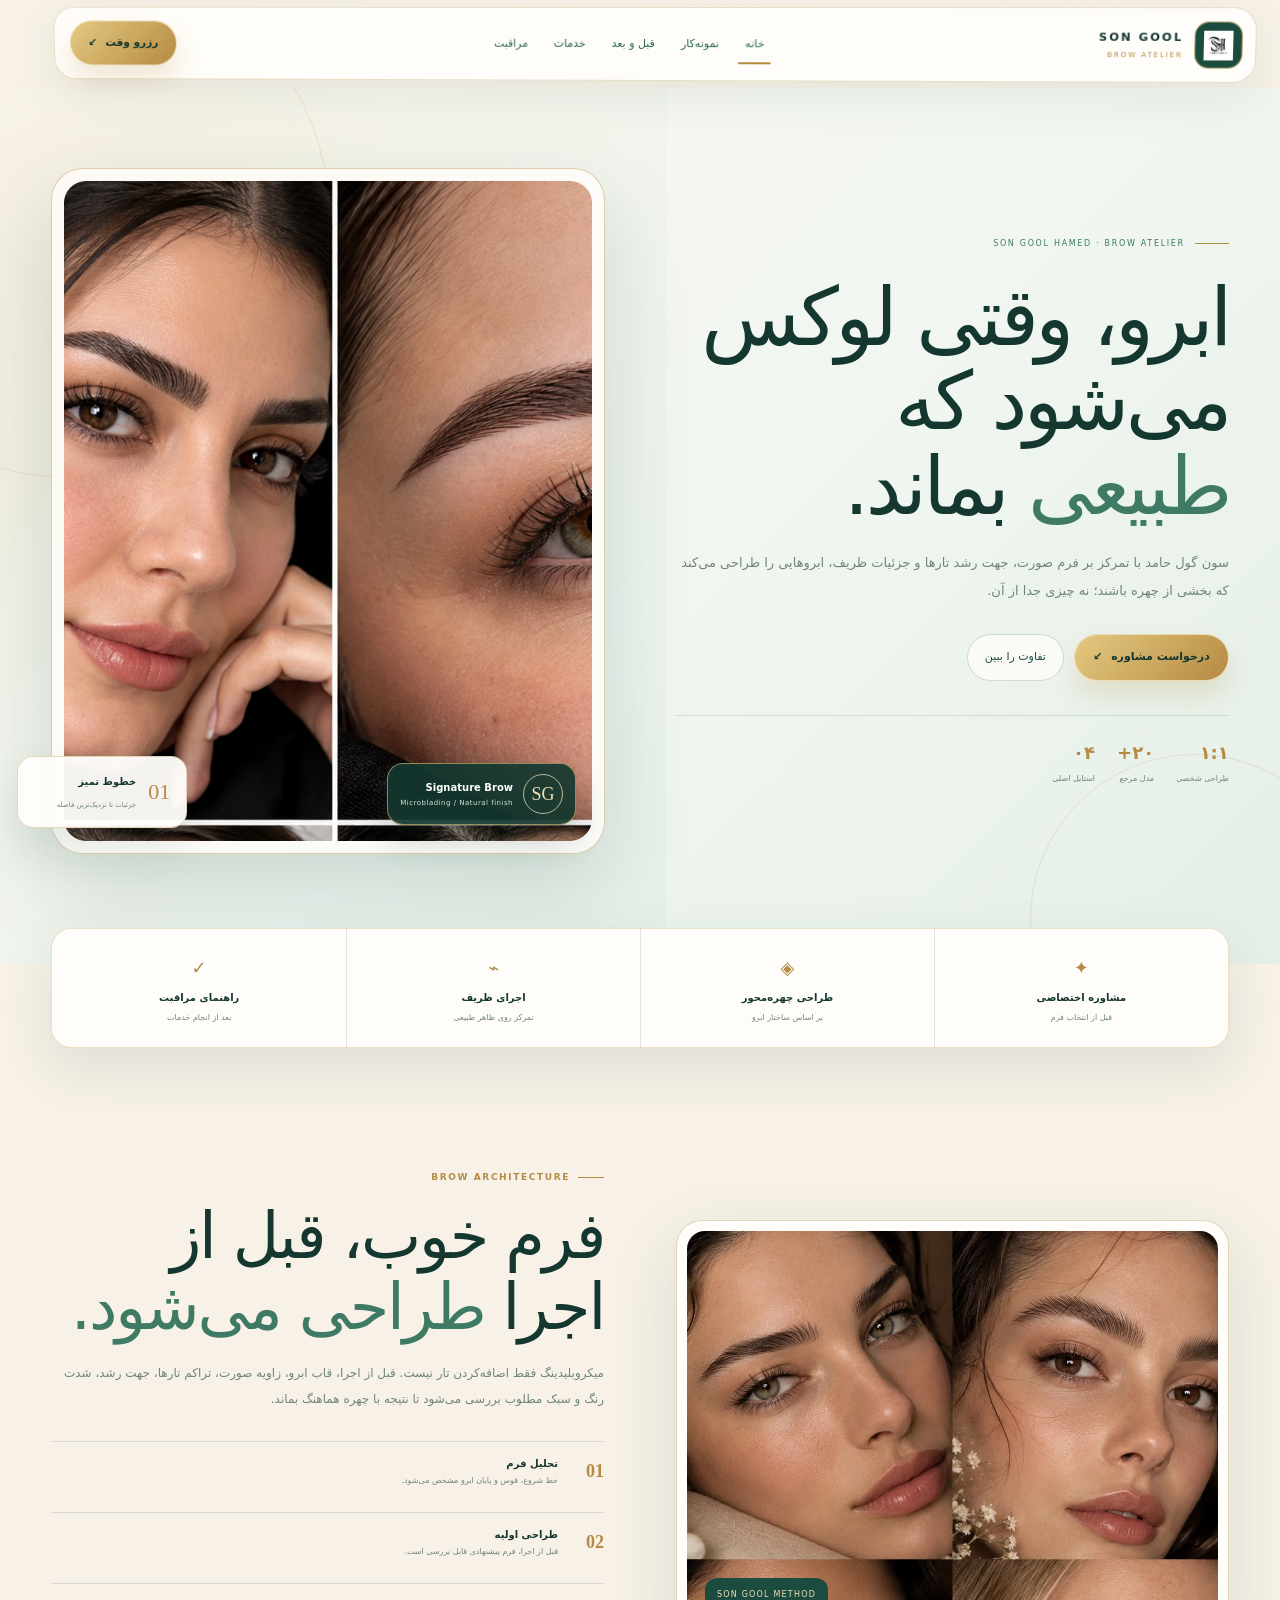
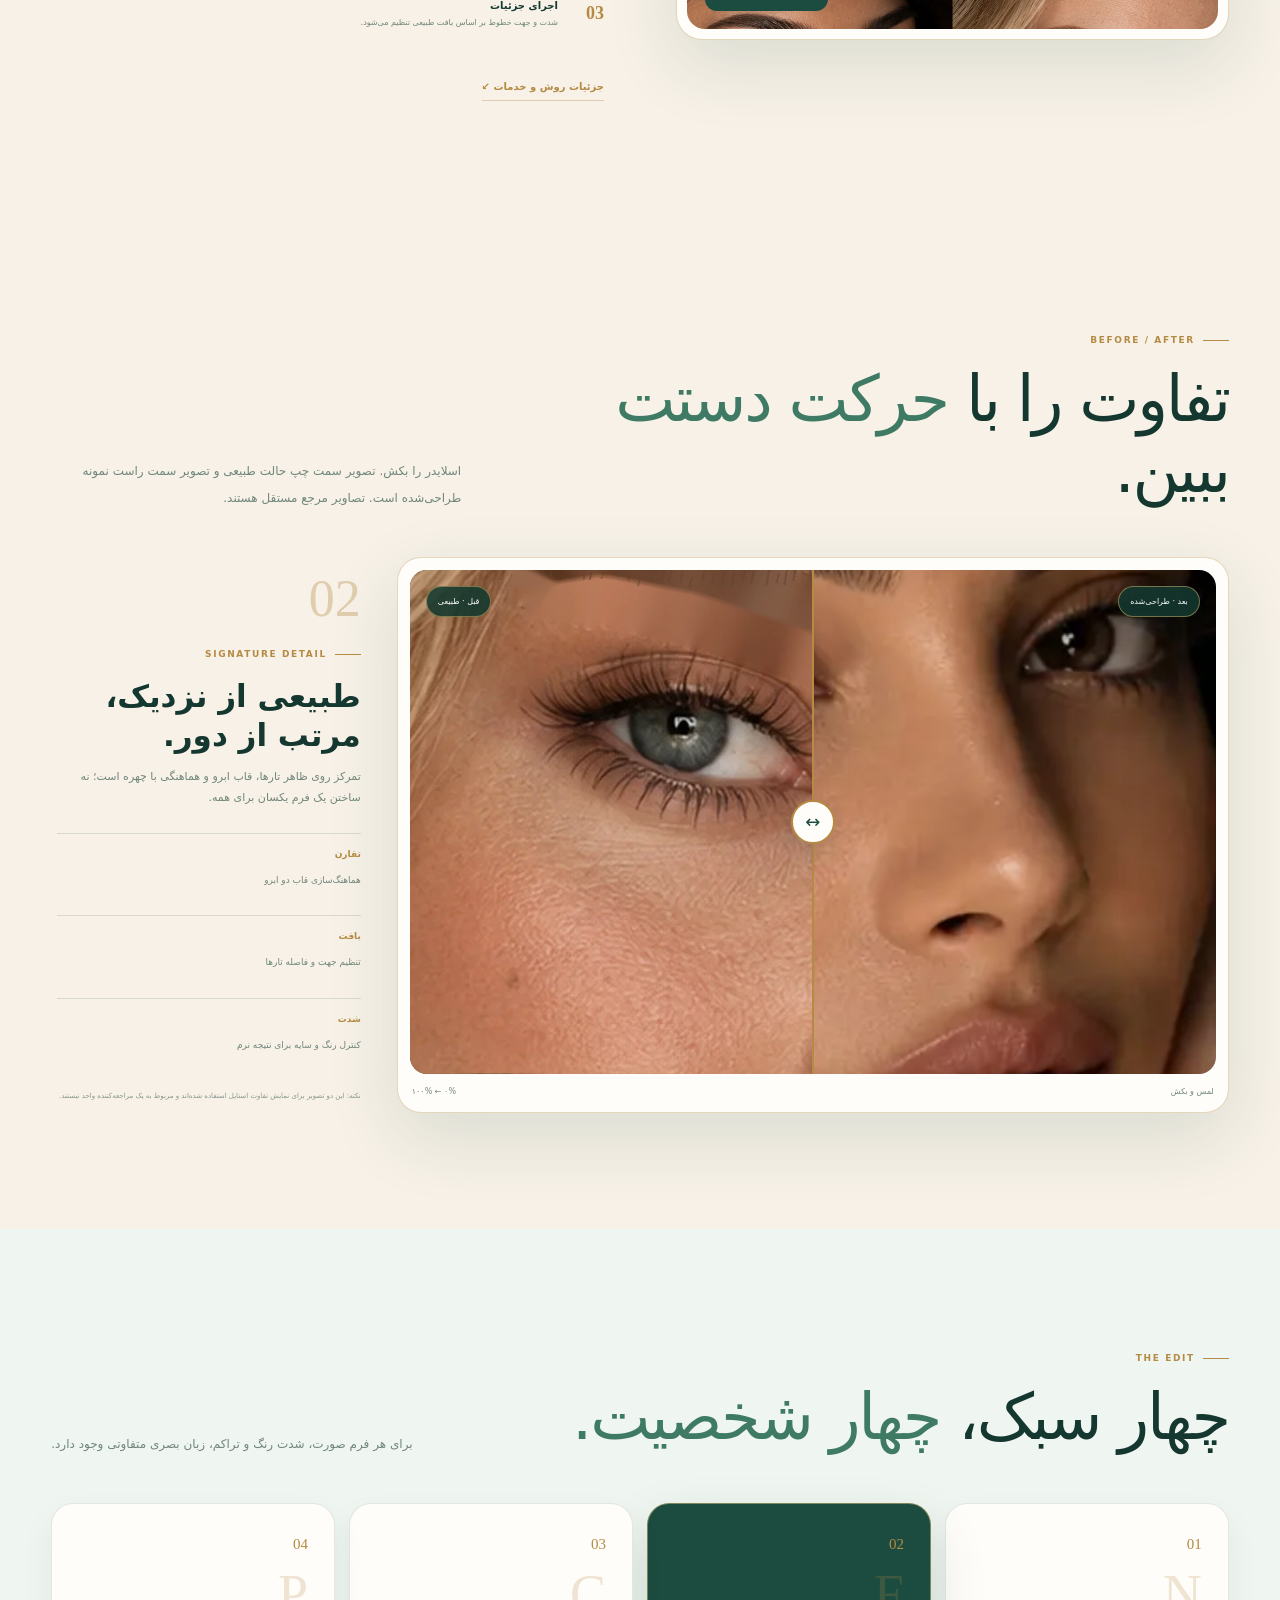
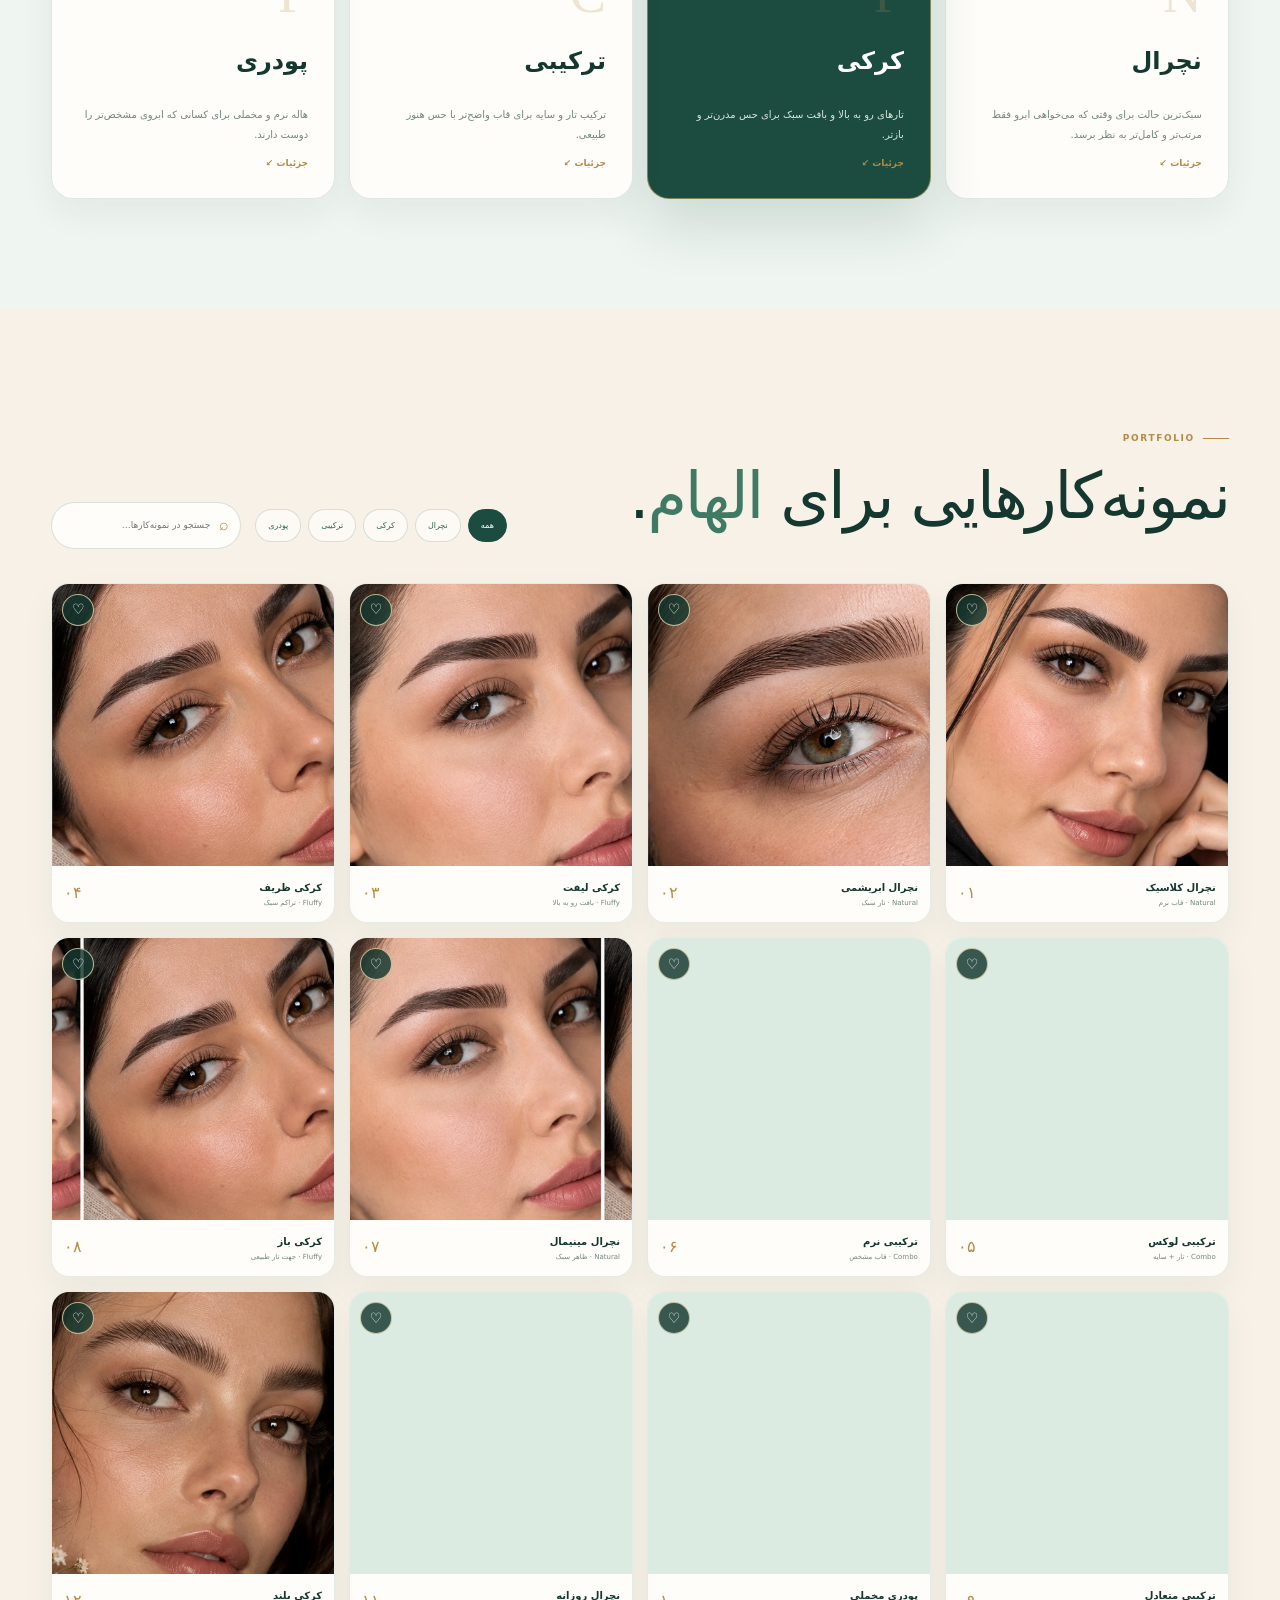
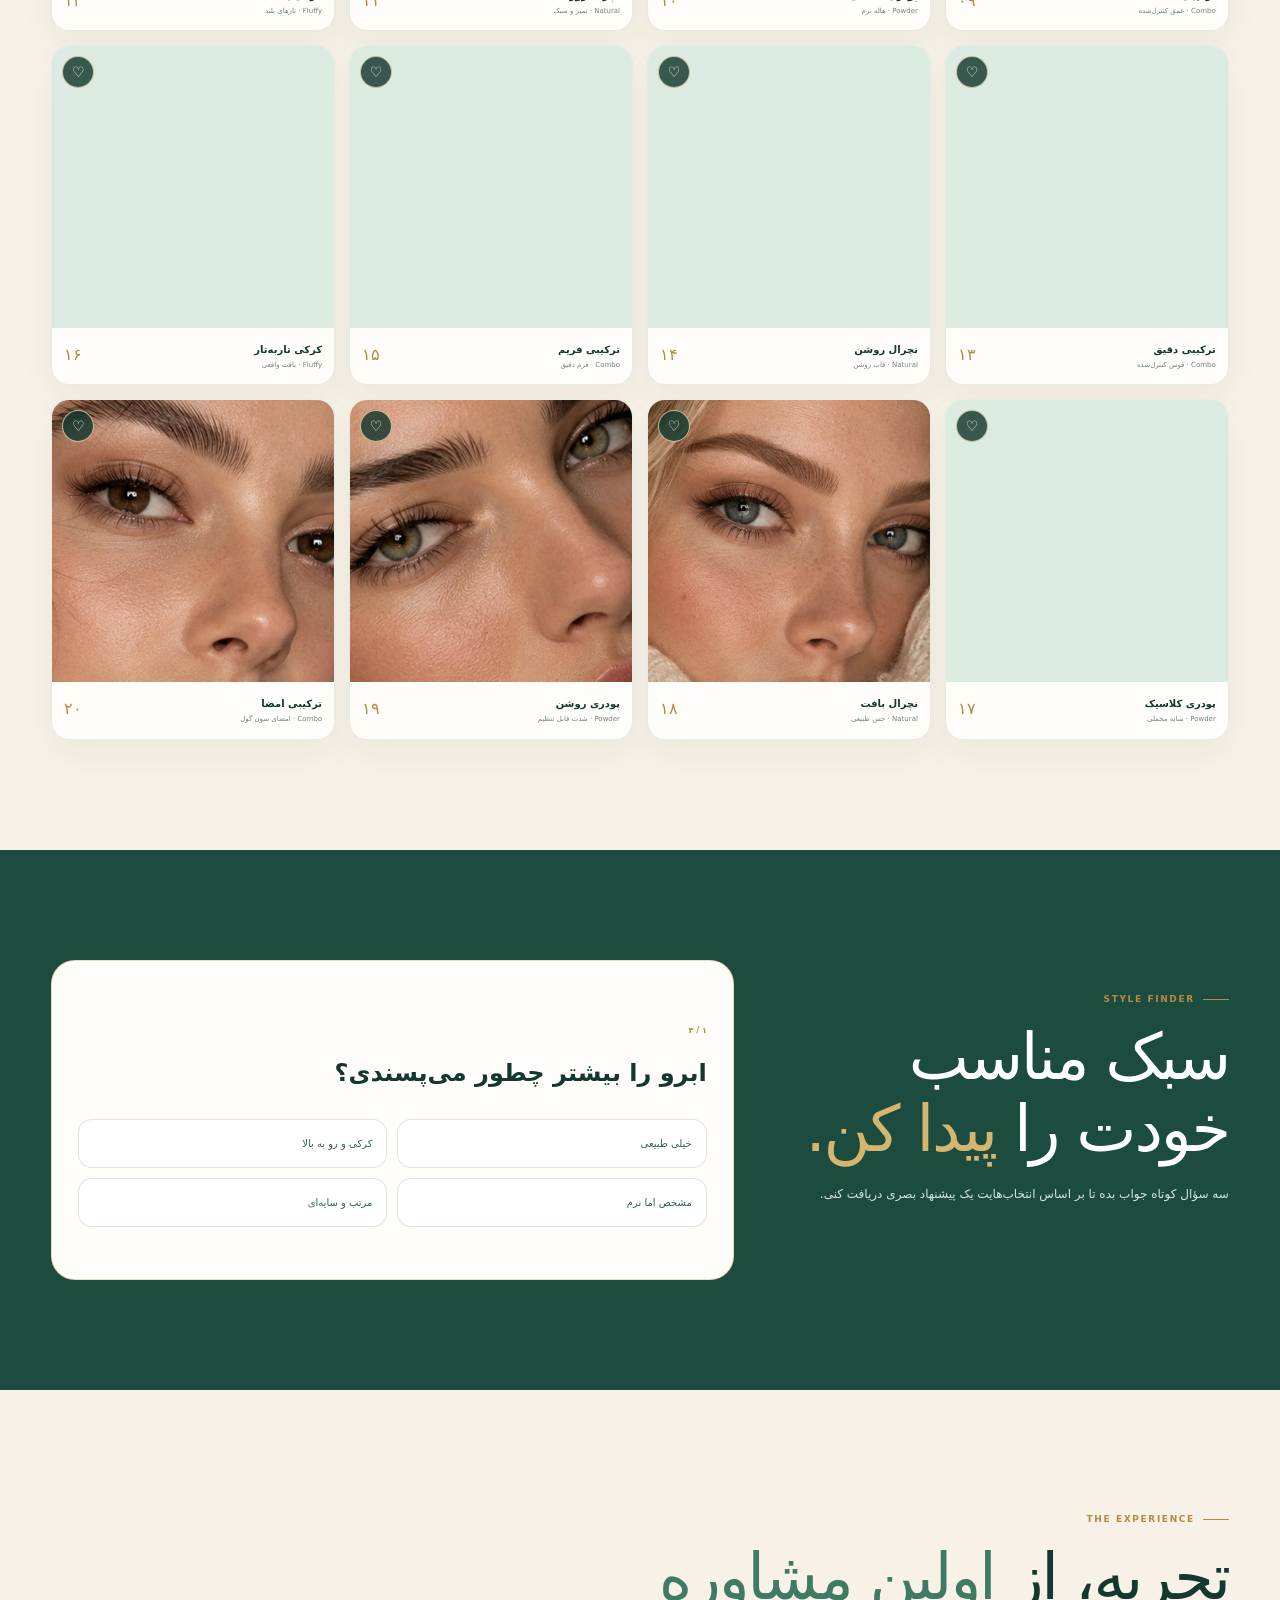
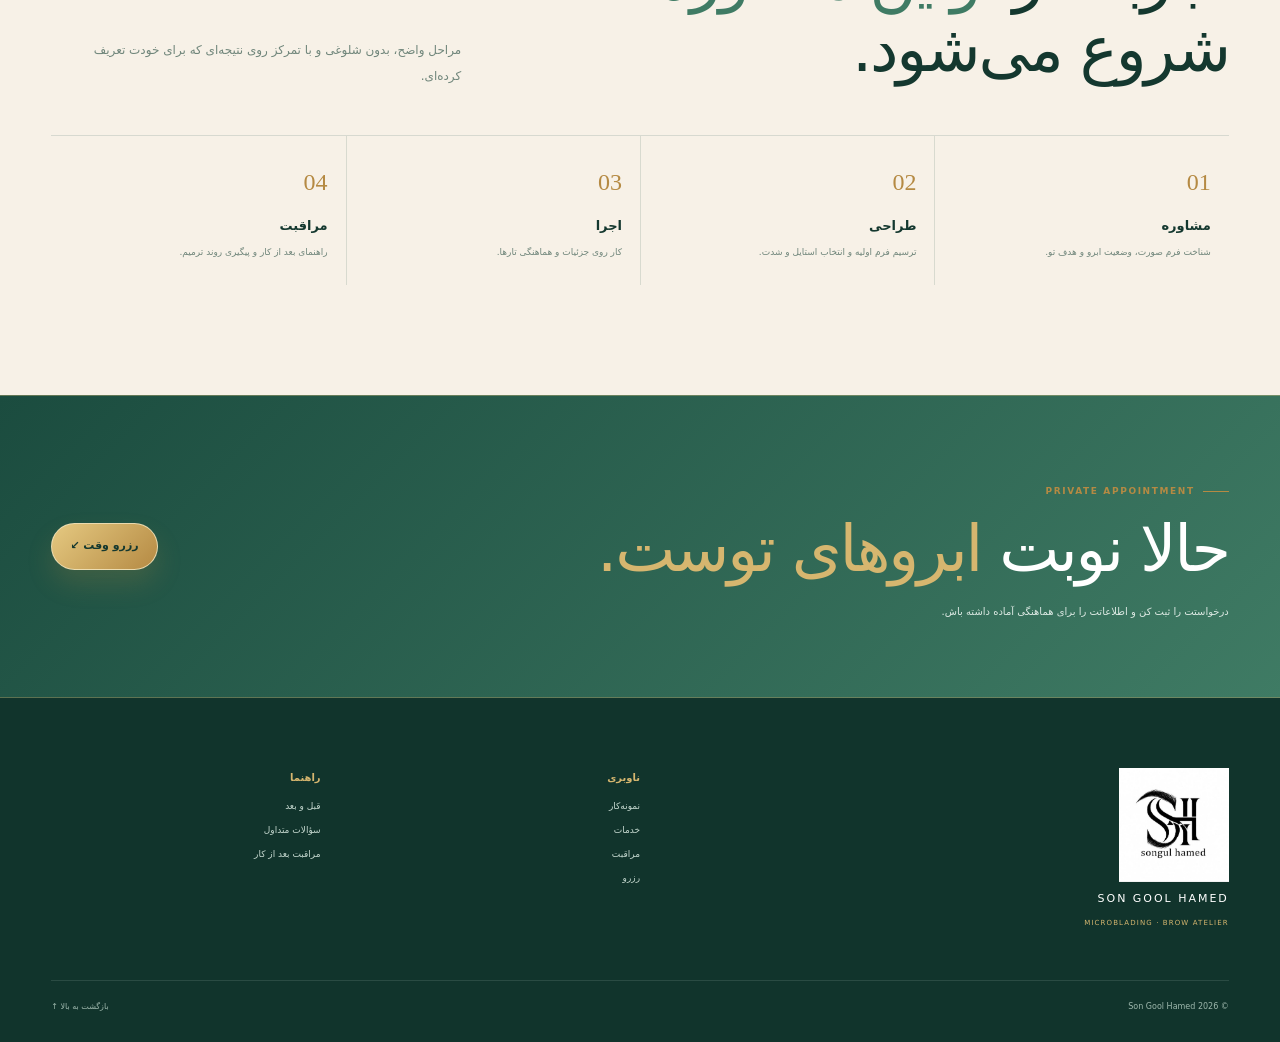
<file: index.html>
<!doctype html>
<html lang="fa" dir="rtl">
<head>
<meta charset="utf-8">
<meta name="viewport" content="width=device-width, initial-scale=1, viewport-fit=cover">
<meta name="referrer" content="strict-origin-when-cross-origin">
<meta http-equiv="Content-Security-Policy" content="default-src 'self'; img-src 'self' data:; style-src 'self' 'unsafe-inline'; script-src 'self'; font-src 'self'; connect-src 'self'; base-uri 'self'; form-action 'self'; object-src 'none'; frame-ancestors 'none'">
<meta name="theme-color" content="#1b4c3f">
<meta name="description" content="سون گول حامد؛ استودیو تخصصی طراحی و میکروبلیدینگ ابرو با رویکرد طبیعی، ظریف و لوکس.">
<title>سون گول حامد | Brow Atelier</title>
<link rel="manifest" href="manifest.webmanifest">
<link rel="icon" href="assets/images/songul-logo.png" type="image/png">
<link rel="stylesheet" href="assets/style.css">
<script src="assets/js/data.js" defer></script>
<script src="assets/app.js" defer></script>
<link rel="stylesheet" href="assets/3d-mobile.css">
<script src="assets/3d-mobile.js" defer></script>
</head>
<body data-page="home">
<header class="topbar" id="top">
  <div class="topbar-inner">
    <a href="index.html" class="brand" aria-label="سون گول حامد">
      <span class="brand-mark"><img src="assets/images/songul-logo.png" alt="سون گول حامد"></span>
      <span class="brand-word"><b>SON GOOL</b><small>BROW ATELIER</small></span>
    </a>
    <nav class="main-nav" aria-label="ناوبری اصلی">
      <a class="active" href="index.html">خانه</a>
      <a href="#portfolio">نمونه‌کار</a>
      <a href="#before-after">قبل و بعد</a>
      <a href="services.html">خدمات</a>
      <a href="care.html">مراقبت</a>
    </nav>
    <a class="nav-cta" href="booking.html">رزرو وقت <span>↙</span></a>
    <button class="menu-toggle" id="menuToggle" aria-expanded="false" aria-controls="mobileMenu" aria-label="باز کردن منو"><i></i><i></i><i></i></button>
  </div>
  <div class="mobile-menu" id="mobileMenu" hidden>
    <a href="index.html">خانه</a><a href="#portfolio">نمونه‌کار</a><a href="#before-after">قبل و بعد</a><a href="services.html">خدمات</a><a href="care.html">مراقبت</a><a class="menu-book" href="booking.html">رزرو وقت</a>
  </div>
</header>

<main>
<section class="hero-new section-pad">
  <div class="hero-orbit hero-orbit-a"></div><div class="hero-orbit hero-orbit-b"></div>
  <div class="wrap hero-layout">
    <div class="hero-copy-new">
      <div class="micro-kicker"><span></span> SON GOOL HAMED · BROW ATELIER</div>
      <h1>ابرو، وقتی لوکس می‌شود که <em>طبیعی</em> بماند.</h1>
      <p class="hero-text">سون گول حامد با تمرکز بر فرم صورت، جهت رشد تارها و جزئیات ظریف، ابروهایی را طراحی می‌کند که بخشی از چهره باشند؛ نه چیزی جدا از آن.</p>
      <div class="hero-actions-new"><a class="btn-gold" href="booking.html">درخواست مشاوره <span>↙</span></a><a class="btn-line" href="#before-after">تفاوت را ببین</a></div>
      <div class="hero-proof"><div><b>۱:۱</b><span>طراحی شخصی</span></div><div><b>۲۰+</b><span>مدل مرجع</span></div><div><b>۰۴</b><span>استایل اصلی</span></div></div>
    </div>
    <div class="hero-art">
      <div class="hero-image-card">
        <div class="hero-image-inner"><img src="assets/images/hero-brow.webp" alt="نمونه نزدیک طراحی ابرو" fetchpriority="high"></div>
        <div class="hero-badge"><span class="badge-monogram">SG</span><div><b>Signature Brow</b><small>Microblading / Natural finish</small></div></div>
      </div>
      <div class="hero-side-note"><span>01</span><b>خطوط تمیز</b><small>جزئیات تا نزدیک‌ترین فاصله</small></div>
    </div>
  </div>
</section>

<section class="luxury-strip"><div class="wrap luxury-grid"><div><span class="lux-icon">✦</span><b>مشاوره اختصاصی</b><small>قبل از انتخاب فرم</small></div><div><span class="lux-icon">◈</span><b>طراحی چهره‌محور</b><small>بر اساس ساختار ابرو</small></div><div><span class="lux-icon">⌁</span><b>اجرای ظریف</b><small>تمرکز روی ظاهر طبیعی</small></div><div><span class="lux-icon">✓</span><b>راهنمای مراقبت</b><small>بعد از انجام خدمات</small></div></div></section>

<section class="section-pad story-new" id="about">
  <div class="wrap split-layout">
    <div class="editorial-photo"><img src="assets/images/detail-brow.webp" loading="lazy" alt="نمای نزدیک از جزئیات ابرو"><span class="photo-tag">SON GOOL METHOD</span></div>
    <div class="copy-column"><div class="eyebrow">BROW ARCHITECTURE</div><h2>فرم خوب، قبل از اجرا <em>طراحی می‌شود.</em></h2><p>میکروبلیدینگ فقط اضافه‌کردن تار نیست. قبل از اجرا، قاب ابرو، زاویه صورت، تراکم تارها، جهت رشد، شدت رنگ و سبک مطلوب بررسی می‌شود تا نتیجه با چهره هماهنگ بماند.</p><div class="numbered-list"><div><b>01</b><span><strong>تحلیل فرم</strong><small>خط شروع، قوس و پایان ابرو مشخص می‌شود.</small></span></div><div><b>02</b><span><strong>طراحی اولیه</strong><small>قبل از اجرا، فرم پیشنهادی قابل بررسی است.</small></span></div><div><b>03</b><span><strong>اجرای جزئیات</strong><small>شدت و جهت خطوط بر اساس بافت طبیعی تنظیم می‌شود.</small></span></div></div><a class="text-link" href="services.html">جزئیات روش و خدمات ↙</a></div>
  </div>
</section>

<section class="section-pad compare-section" id="before-after">
  <div class="wrap">
    <div class="section-head"><div><div class="eyebrow">BEFORE / AFTER</div><h2>تفاوت را با <em>حرکت دستت</em> ببین.</h2></div><p>اسلایدر را بکش. تصویر سمت چپ حالت طبیعی و تصویر سمت راست نمونه طراحی‌شده است. تصاویر مرجع مستقل هستند.</p></div>
    <div class="compare-layout">
      <div class="compare-card">
        <div class="compare-view" id="compareView" style="--split:50%">
          <img class="compare-after" src="assets/images/after-microblading.webp" alt="نمونه طراحی‌شده پس از میکروبلیدینگ" loading="lazy">
          <div class="compare-before"><img src="assets/images/before-natural.webp" alt="ابروی طبیعی پیش از طراحی" loading="lazy"></div>
          <span class="compare-pill before">قبل · طبیعی</span><span class="compare-pill after">بعد · طراحی‌شده</span>
          <input id="compareRange" type="range" min="0" max="100" value="50" aria-label="مقایسه قبل و بعد">
          <div class="compare-divider"><span>↔</span></div>
        </div>
        <div class="compare-foot"><span>لمس و بکش</span><span>۰% ← ۱۰۰%</span></div>
      </div>
      <div class="compare-copy"><div class="mini-number">02</div><div class="eyebrow">SIGNATURE DETAIL</div><h3>طبیعی از نزدیک، مرتب از دور.</h3><p>تمرکز روی ظاهر تارها، قاب ابرو و هماهنگی با چهره است؛ نه ساختن یک فرم یکسان برای همه.</p><div class="metric-list"><div><b>تقارن</b><span>هماهنگ‌سازی قاب دو ابرو</span></div><div><b>بافت</b><span>تنظیم جهت و فاصله تارها</span></div><div><b>شدت</b><span>کنترل رنگ و سایه برای نتیجه نرم</span></div></div><small>نکته: این دو تصویر برای نمایش تفاوت استایل استفاده شده‌اند و مربوط به یک مراجعه‌کننده واحد نیستند.</small></div>
    </div>
  </div>
</section>

<section class="section-pad styles-section" id="styles">
  <div class="wrap"><div class="section-head"><div><div class="eyebrow">THE EDIT</div><h2>چهار سبک، <em>چهار شخصیت.</em></h2></div><p>برای هر فرم صورت، شدت رنگ و تراکم، زبان بصری متفاوتی وجود دارد.</p></div><div class="style-grid">
    <article class="style-card"><span>01</span><div class="style-card-mark">N</div><h3>نچرال</h3><p>سبک‌ترین حالت برای وقتی که می‌خواهی ابرو فقط مرتب‌تر و کامل‌تر به نظر برسد.</p><a href="services.html#natural">جزئیات ↙</a></article>
    <article class="style-card featured"><span>02</span><div class="style-card-mark">F</div><h3>کرکی</h3><p>تارهای رو به بالا و بافت سبک برای حس مدرن‌تر و بازتر.</p><a href="services.html#fluffy">جزئیات ↙</a></article>
    <article class="style-card"><span>03</span><div class="style-card-mark">C</div><h3>ترکیبی</h3><p>ترکیب تار و سایه برای قاب واضح‌تر با حس هنوز طبیعی.</p><a href="services.html#combo">جزئیات ↙</a></article>
    <article class="style-card"><span>04</span><div class="style-card-mark">P</div><h3>پودری</h3><p>هاله نرم و مخملی برای کسانی که ابروی مشخص‌تر را دوست دارند.</p><a href="services.html#powder">جزئیات ↙</a></article>
  </div></div>
</section>

<section class="section-pad portfolio-new" id="portfolio">
  <div class="wrap"><div class="section-head"><div><div class="eyebrow">PORTFOLIO</div><h2>نمونه‌کارهایی برای <em>الهام</em>.</h2></div><div class="portfolio-actions"><div class="chips" id="filters"><button class="active" data-filter="all">همه</button><button data-filter="natural">نچرال</button><button data-filter="fluffy">کرکی</button><button data-filter="combo">ترکیبی</button><button data-filter="powder">پودری</button></div><label class="search-box"><span>⌕</span><input id="portfolioSearch" type="search" placeholder="جستجو در نمونه‌کارها…" aria-label="جستجو در نمونه‌کارها"></label></div></div><div class="portfolio-grid" id="portfolioGrid"></div></div>
</section>

<section class="section-pad finder-section">
  <div class="wrap finder-card">
    <div class="finder-intro"><div class="eyebrow">STYLE FINDER</div><h2>سبک مناسب خودت را <em>پیدا کن.</em></h2><p>سه سؤال کوتاه جواب بده تا بر اساس انتخاب‌هایت یک پیشنهاد بصری دریافت کنی.</p></div>
    <div class="finder-panel" id="finderPanel"><div class="finder-step" data-step="1"><b>۱ / ۳</b><h3>ابرو را بیشتر چطور می‌پسندی؟</h3><div class="finder-options"><button data-value="natural">خیلی طبیعی</button><button data-value="fluffy">کرکی و رو به بالا</button><button data-value="combo">مشخص اما نرم</button><button data-value="powder">مرتب و سایه‌ای</button></div></div><div class="finder-step" data-step="2" hidden><b>۲ / ۳</b><h3>چقدر قاب مشخص دوست داری؟</h3><div class="finder-options"><button data-score="1">خیلی کم</button><button data-score="2">متعادل</button><button data-score="3">نسبتاً زیاد</button></div></div><div class="finder-step" data-step="3" hidden><b>۳ / ۳</b><h3>حال‌وهوای نهایی؟</h3><div class="finder-options"><button data-mood="soft">نرم و مینیمال</button><button data-mood="modern">مدرن و مرتب</button><button data-mood="defined">مشخص و گلام</button></div></div><div class="finder-result" id="finderResult" hidden></div></div>
  </div>
</section>

<section class="section-pad timeline-section"><div class="wrap"><div class="section-head"><div><div class="eyebrow">THE EXPERIENCE</div><h2>تجربه، از <em>اولین مشاوره</em> شروع می‌شود.</h2></div><p>مراحل واضح، بدون شلوغی و با تمرکز روی نتیجه‌ای که برای خودت تعریف کرده‌ای.</p></div><div class="timeline"><div><span>01</span><b>مشاوره</b><p>شناخت فرم صورت، وضعیت ابرو و هدف تو.</p></div><div><span>02</span><b>طراحی</b><p>ترسیم فرم اولیه و انتخاب استایل و شدت.</p></div><div><span>03</span><b>اجرا</b><p>کار روی جزئیات و هماهنگی تارها.</p></div><div><span>04</span><b>مراقبت</b><p>راهنمای بعد از کار و پیگیری روند ترمیم.</p></div></div></div></section>

<section class="cta-banner"><div class="wrap cta-inner"><div><div class="eyebrow">PRIVATE APPOINTMENT</div><h2>حالا نوبت <em>ابروهای توست.</em></h2><p>درخواستت را ثبت کن و اطلاعاتت را برای هماهنگی آماده داشته باش.</p></div><a class="btn-gold" href="booking.html">رزرو وقت ↙</a></div></section>

<footer class="site-footer"><div class="wrap footer-grid"><div><img src="assets/images/songul-logo.png" class="footer-logo" alt="سون گول حامد"><div class="footer-brand">SON GOOL HAMED</div><small>MICROBLADING · BROW ATELIER</small></div><div><b>ناوبری</b><a href="#portfolio">نمونه‌کار</a><a href="services.html">خدمات</a><a href="care.html">مراقبت</a><a href="booking.html">رزرو</a></div><div><b>راهنما</b><a href="#before-after">قبل و بعد</a><a href="services.html#faq">سؤالات متداول</a><a href="care.html#aftercare">مراقبت بعد از کار</a></div></div><div class="wrap footer-bottom"><span>© 2026 Son Gool Hamed</span><a href="#top">بازگشت به بالا ↑</a></div></footer>
</main>

<nav class="mobile-dock" aria-label="دسترسی سریع"><a href="index.html"><span>⌂</span>خانه</a><a href="#portfolio"><span>✦</span>مدل‌ها</a><a href="#before-after"><span>↔</span>قبل/بعد</a><a class="dock-hot" href="booking.html"><span>◌</span>رزرو</a></nav>
</body>
</html>
</file>
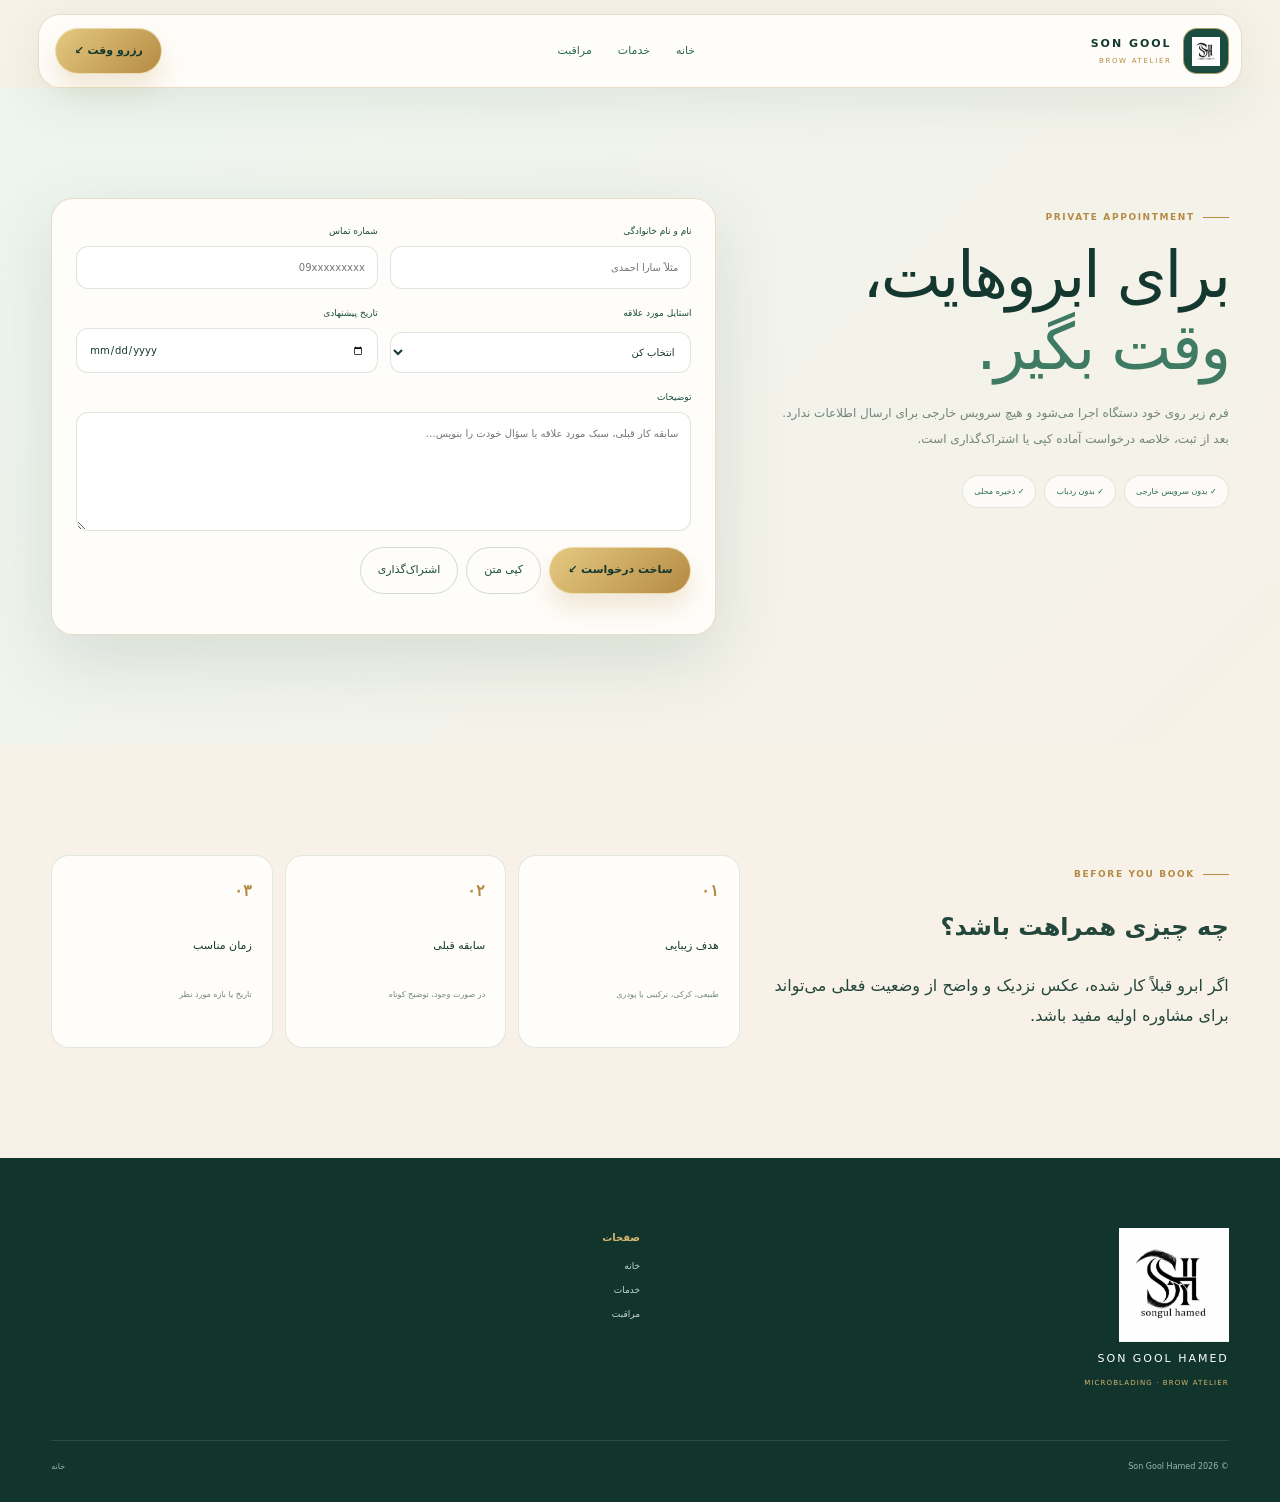
<file: booking.html>
<!doctype html><html lang="fa" dir="rtl"><head><meta charset="utf-8"><meta name="viewport" content="width=device-width, initial-scale=1,viewport-fit=cover"><meta name="referrer" content="strict-origin-when-cross-origin">
<meta http-equiv="Content-Security-Policy" content="default-src 'self'; img-src 'self' data:; style-src 'self' 'unsafe-inline'; script-src 'self'; font-src 'self'; connect-src 'self'; base-uri 'self'; form-action 'self'; object-src 'none'; frame-ancestors 'none'">
<meta name="theme-color" content="#1b4c3f"><title>رزرو وقت | سون گول حامد</title><link rel="icon" href="assets/images/songul-logo.png"><link rel="stylesheet" href="assets/style.css"><script src="assets/app.js" defer></script><link rel="stylesheet" href="assets/3d-mobile.css">
<script src="assets/3d-mobile.js" defer></script>
</head><body data-page="booking"><header class="topbar"><div class="topbar-inner"><a class="brand" href="index.html"><span class="brand-mark"><img src="assets/images/songul-mark.png" alt="سون گول حامد"></span><span class="brand-word"><b>SON GOOL</b><small>BROW ATELIER</small></span></a><nav class="main-nav"><a href="index.html">خانه</a><a href="services.html">خدمات</a><a href="care.html">مراقبت</a></nav><a class="nav-cta active-cta" href="booking.html">رزرو وقت ↙</a><button class="menu-toggle" id="menuToggle" aria-label="منو"><i></i><i></i><i></i></button></div><div class="mobile-menu" id="mobileMenu" hidden><a href="index.html">خانه</a><a href="services.html">خدمات</a><a href="care.html">مراقبت</a><a href="booking.html">رزرو وقت</a></div></header><main><section class="booking-hero section-pad"><div class="wrap booking-hero-inner"><div><div class="eyebrow">PRIVATE APPOINTMENT</div><h1>برای ابروهایت، <em>وقت بگیر.</em></h1><p>فرم زیر روی خود دستگاه اجرا می‌شود و هیچ سرویس خارجی برای ارسال اطلاعات ندارد. بعد از ثبت، خلاصه درخواست آماده کپی یا اشتراک‌گذاری است.</p><div class="booking-benefits"><span>✓ بدون سرویس خارجی</span><span>✓ بدون ردیاب</span><span>✓ ذخیره محلی</span></div></div><div class="booking-form-wrap"><form id="bookingForm" novalidate><div class="form-row"><label>نام و نام خانوادگی<input id="bName" name="name" autocomplete="name" required placeholder="مثلاً سارا احمدی"></label><label>شماره تماس<input id="bPhone" name="phone" inputmode="tel" autocomplete="tel" required placeholder="09xxxxxxxxx"></label></div><div class="form-row"><label>استایل مورد علاقه<select id="bStyle"><option value="">انتخاب کن</option><option>نچرال</option><option>کرکی</option><option>ترکیبی</option><option>پودری</option><option>هنوز مطمئن نیستم</option></select></label><label>تاریخ پیشنهادی<input id="bDate" type="date"></label></div><label>توضیحات<textarea id="bMessage" rows="5" placeholder="سابقه کار قبلی، سبک مورد علاقه یا سؤال خودت را بنویس…"></textarea></label><div class="form-actions"><button class="btn-gold" type="submit">ساخت درخواست ↙</button><button class="btn-line" id="copyBooking" type="button">کپی متن</button><button class="btn-line" id="shareBooking" type="button">اشتراک‌گذاری</button></div><p id="bookingStatus" class="form-status" aria-live="polite"></p></form></div></div></section><section class="section-pad"><div class="wrap booking-bottom"><div class="booking-note"><div class="eyebrow">BEFORE YOU BOOK</div><h2>چه چیزی همراهت باشد؟</h2><p>اگر ابرو قبلاً کار شده، عکس نزدیک و واضح از وضعیت فعلی می‌تواند برای مشاوره اولیه مفید باشد.</p></div><div class="booking-cards"><div><b>۰۱</b><span>هدف زیبایی</span><small>طبیعی، کرکی، ترکیبی یا پودری</small></div><div><b>۰۲</b><span>سابقه قبلی</span><small>در صورت وجود، توضیح کوتاه</small></div><div><b>۰۳</b><span>زمان مناسب</span><small>تاریخ یا بازه مورد نظر</small></div></div></div></section></main><footer class="site-footer"><div class="wrap footer-grid"><div><img src="assets/images/songul-logo.png" class="footer-logo" alt="سون گول حامد"><div class="footer-brand">SON GOOL HAMED</div><small>MICROBLADING · BROW ATELIER</small></div><div><b>صفحات</b><a href="index.html">خانه</a><a href="services.html">خدمات</a><a href="care.html">مراقبت</a></div></div><div class="wrap footer-bottom"><span>© 2026 Son Gool Hamed</span><a href="index.html">خانه</a></div></footer><nav class="mobile-dock"><a href="index.html"><span>⌂</span>خانه</a><a href="services.html"><span>✦</span>خدمات</a><a href="care.html"><span>✓</span>مراقبت</a><a class="dock-hot" href="booking.html"><span>◌</span>رزرو</a></nav></body></html>
</file>
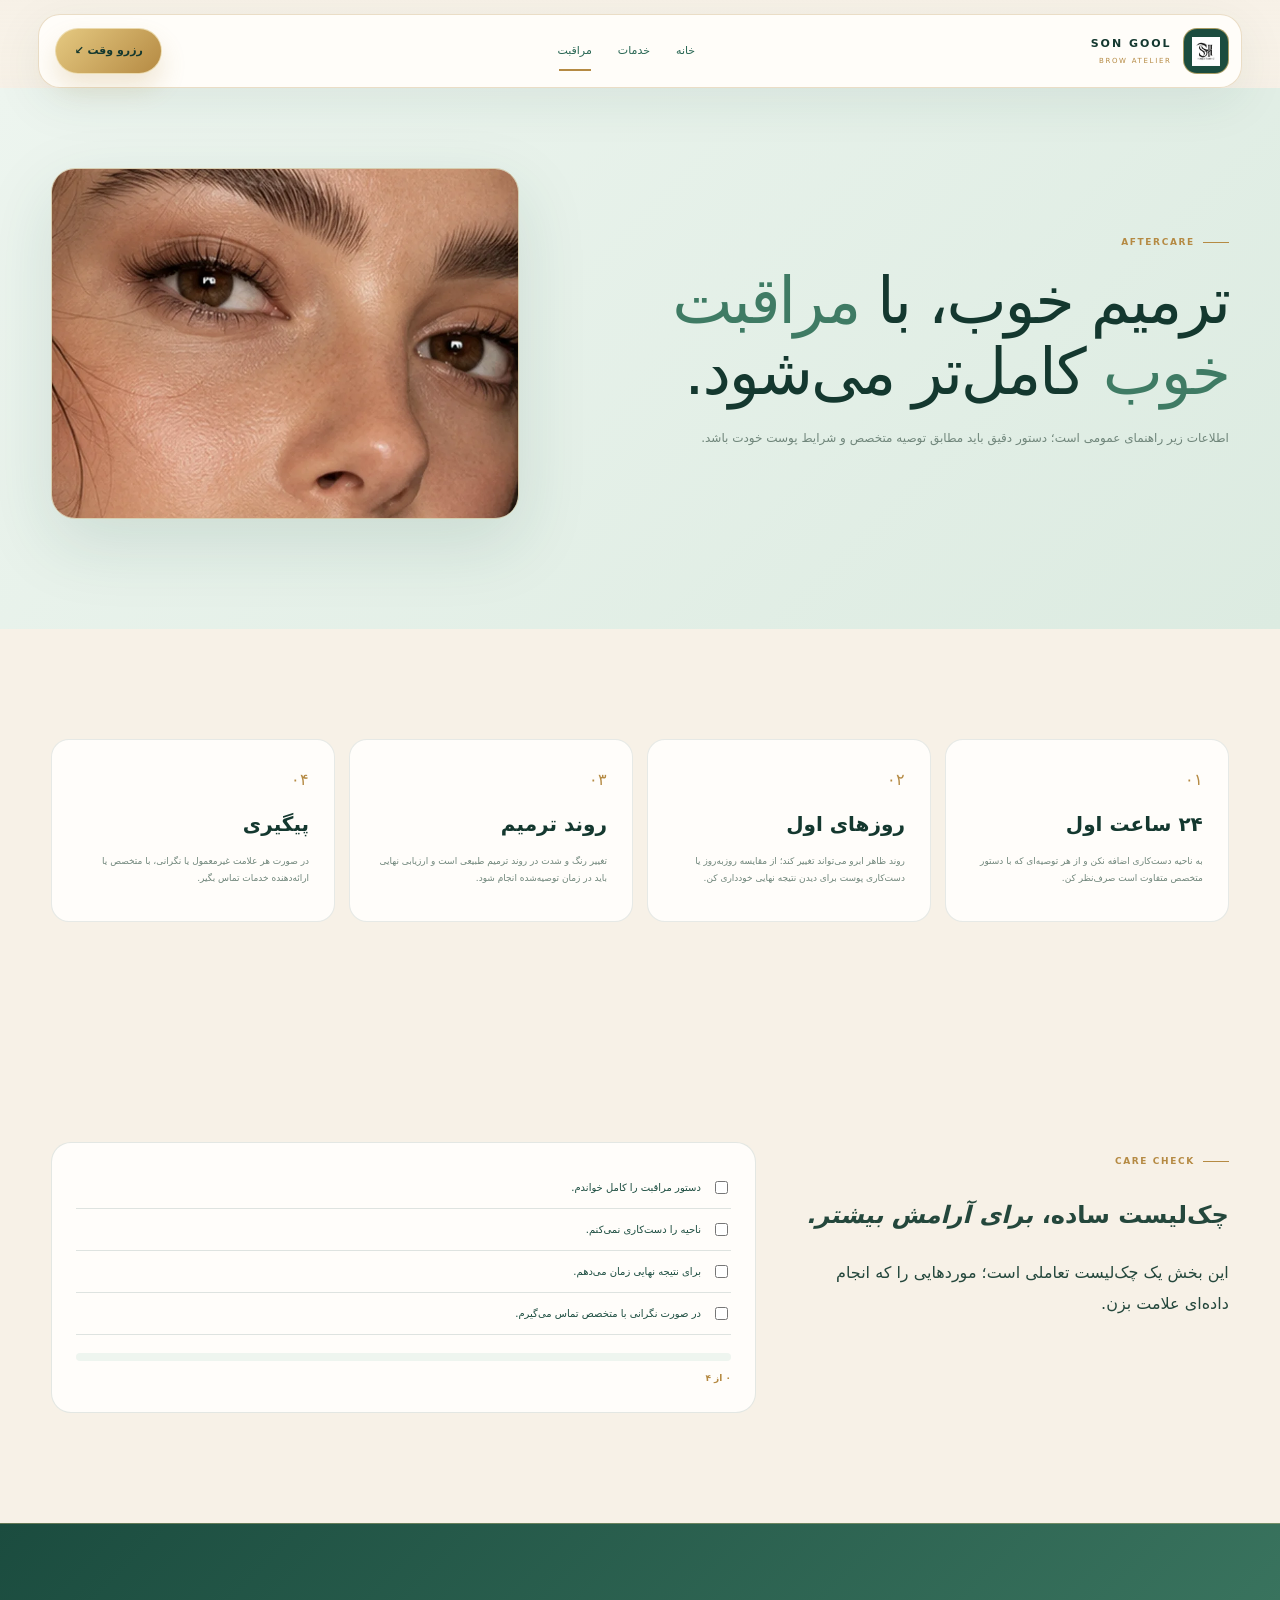
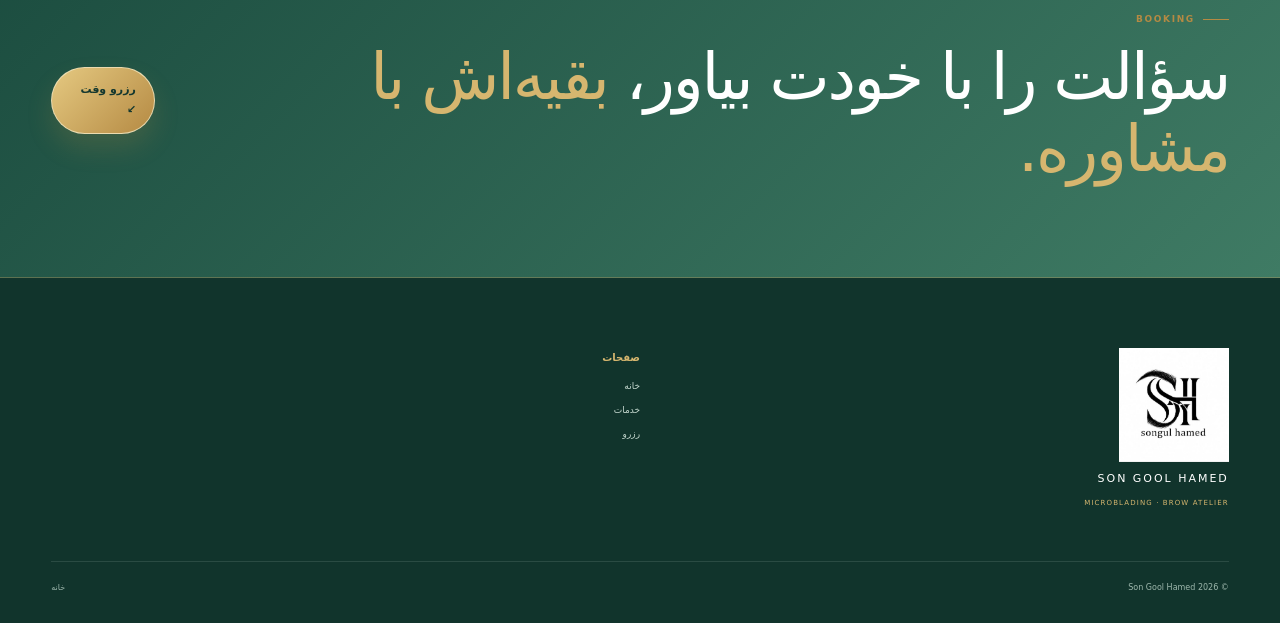
<file: care.html>
<!doctype html><html lang="fa" dir="rtl"><head><meta charset="utf-8"><meta name="viewport" content="width=device-width, initial-scale=1,viewport-fit=cover"><meta name="referrer" content="strict-origin-when-cross-origin">
<meta http-equiv="Content-Security-Policy" content="default-src 'self'; img-src 'self' data:; style-src 'self' 'unsafe-inline'; script-src 'self'; font-src 'self'; connect-src 'self'; base-uri 'self'; form-action 'self'; object-src 'none'; frame-ancestors 'none'">
<meta name="theme-color" content="#1b4c3f"><title>مراقبت | سون گول حامد</title><link rel="icon" href="assets/images/songul-logo.png"><link rel="stylesheet" href="assets/style.css"><script src="assets/app.js" defer></script><link rel="stylesheet" href="assets/3d-mobile.css">
<script src="assets/3d-mobile.js" defer></script>
</head><body data-page="care"><header class="topbar"><div class="topbar-inner"><a class="brand" href="index.html"><span class="brand-mark"><img src="assets/images/songul-mark.png" alt="سون گول حامد"></span><span class="brand-word"><b>SON GOOL</b><small>BROW ATELIER</small></span></a><nav class="main-nav"><a href="index.html">خانه</a><a href="services.html">خدمات</a><a class="active" href="care.html">مراقبت</a></nav><a class="nav-cta" href="booking.html">رزرو وقت ↙</a><button class="menu-toggle" id="menuToggle" aria-label="منو"><i></i><i></i><i></i></button></div><div class="mobile-menu" id="mobileMenu" hidden><a href="index.html">خانه</a><a href="services.html">خدمات</a><a href="care.html">مراقبت</a><a href="booking.html">رزرو وقت</a></div></header><main><section class="page-hero section-pad"><div class="wrap page-hero-inner"><div><div class="eyebrow">AFTERCARE</div><h1>ترمیم خوب، با <em>مراقبت خوب</em> کامل‌تر می‌شود.</h1><p>اطلاعات زیر راهنمای عمومی است؛ دستور دقیق باید مطابق توصیه متخصص و شرایط پوست خودت باشد.</p></div><img src="assets/images/portfolio-16.webp" alt="نمونه نزدیک ابرو" fetchpriority="high"></div></section><section class="section-pad" id="aftercare"><div class="wrap care-grid"><article><span>۰۱</span><h2>۲۴ ساعت اول</h2><p>به ناحیه دست‌کاری اضافه نکن و از هر توصیه‌ای که با دستور متخصص متفاوت است صرف‌نظر کن.</p></article><article><span>۰۲</span><h2>روزهای اول</h2><p>روند ظاهر ابرو می‌تواند تغییر کند؛ از مقایسه روزبه‌روز یا دست‌کاری پوست برای دیدن نتیجه نهایی خودداری کن.</p></article><article><span>۰۳</span><h2>روند ترمیم</h2><p>تغییر رنگ و شدت در روند ترمیم طبیعی است و ارزیابی نهایی باید در زمان توصیه‌شده انجام شود.</p></article><article><span>۰۴</span><h2>پیگیری</h2><p>در صورت هر علامت غیرمعمول یا نگرانی، با متخصص یا ارائه‌دهنده خدمات تماس بگیر.</p></article></div></section><section class="section-pad"><div class="wrap two-col care-check"><div><div class="eyebrow">CARE CHECK</div><h2>چک‌لیست ساده، <em>برای آرامش بیشتر.</em></h2><p>این بخش یک چک‌لیست تعاملی است؛ موردهایی را که انجام داده‌ای علامت بزن.</p></div><div class="check-list"><label><input type="checkbox"> دستور مراقبت را کامل خواندم.</label><label><input type="checkbox"> ناحیه را دست‌کاری نمی‌کنم.</label><label><input type="checkbox"> برای نتیجه نهایی زمان می‌دهم.</label><label><input type="checkbox"> در صورت نگرانی با متخصص تماس می‌گیرم.</label><div class="check-progress"><div id="careProgress" style="width:0%"></div></div><b id="careProgressLabel">۰ از ۴</b></div></div></section><section class="cta-banner"><div class="wrap cta-inner"><div><div class="eyebrow">BOOKING</div><h2>سؤالت را با خودت بیاور، <em>بقیه‌اش با مشاوره.</em></h2></div><a class="btn-gold" href="booking.html">رزرو وقت ↙</a></div></section></main><footer class="site-footer"><div class="wrap footer-grid"><div><img src="assets/images/songul-logo.png" class="footer-logo" alt="سون گول حامد"><div class="footer-brand">SON GOOL HAMED</div><small>MICROBLADING · BROW ATELIER</small></div><div><b>صفحات</b><a href="index.html">خانه</a><a href="services.html">خدمات</a><a href="booking.html">رزرو</a></div></div><div class="wrap footer-bottom"><span>© 2026 Son Gool Hamed</span><a href="index.html">خانه</a></div></footer><nav class="mobile-dock"><a href="index.html"><span>⌂</span>خانه</a><a href="services.html"><span>✦</span>خدمات</a><a href="care.html"><span>✓</span>مراقبت</a><a class="dock-hot" href="booking.html"><span>◌</span>رزرو</a></nav></body></html>
</file>
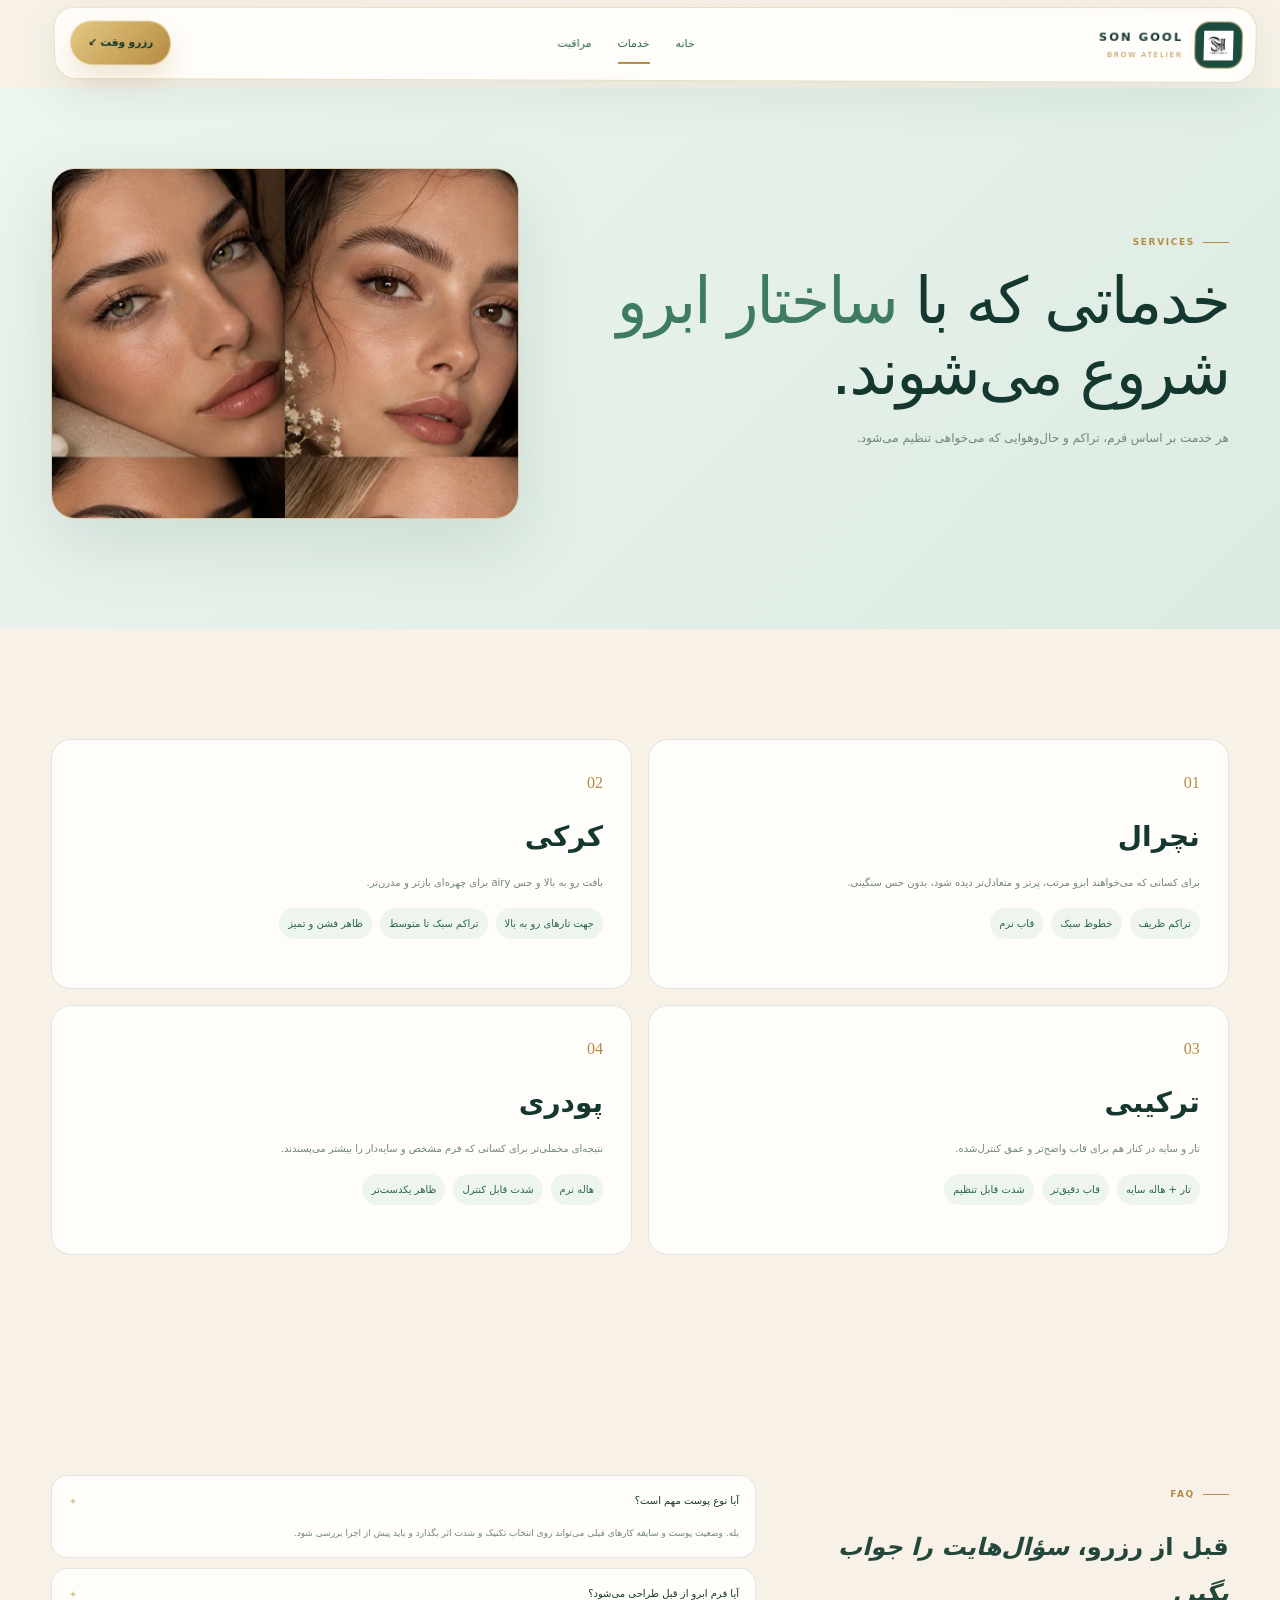
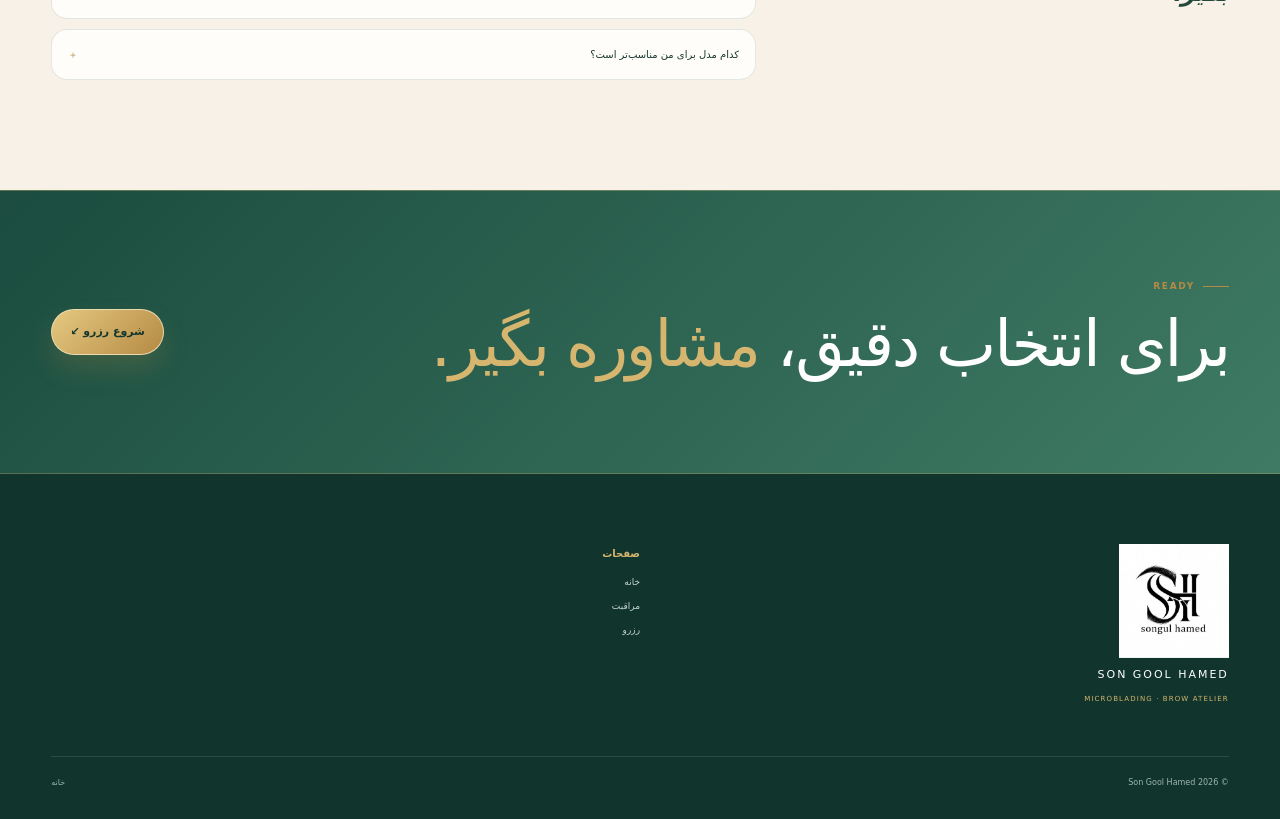
<file: services.html>
<!doctype html><html lang="fa" dir="rtl"><head><meta charset="utf-8"><meta name="viewport" content="width=device-width, initial-scale=1,viewport-fit=cover"><meta name="referrer" content="strict-origin-when-cross-origin">
<meta http-equiv="Content-Security-Policy" content="default-src 'self'; img-src 'self' data:; style-src 'self' 'unsafe-inline'; script-src 'self'; font-src 'self'; connect-src 'self'; base-uri 'self'; form-action 'self'; object-src 'none'; frame-ancestors 'none'">
<meta name="theme-color" content="#1b4c3f"><title>خدمات | سون گول حامد</title><link rel="icon" href="assets/images/songul-logo.png"><link rel="stylesheet" href="assets/style.css"><script src="assets/app.js" defer></script><link rel="stylesheet" href="assets/3d-mobile.css">
<script src="assets/3d-mobile.js" defer></script>
</head><body data-page="services"><header class="topbar"><div class="topbar-inner"><a class="brand" href="index.html"><span class="brand-mark"><img src="assets/images/songul-mark.png" alt="سون گول حامد"></span><span class="brand-word"><b>SON GOOL</b><small>BROW ATELIER</small></span></a><nav class="main-nav"><a href="index.html">خانه</a><a class="active" href="services.html">خدمات</a><a href="care.html">مراقبت</a></nav><a class="nav-cta" href="booking.html">رزرو وقت ↙</a><button class="menu-toggle" id="menuToggle" aria-label="منو"><i></i><i></i><i></i></button></div><div class="mobile-menu" id="mobileMenu" hidden><a href="index.html">خانه</a><a href="services.html">خدمات</a><a href="care.html">مراقبت</a><a href="booking.html">رزرو وقت</a></div></header><main><section class="page-hero section-pad"><div class="wrap page-hero-inner"><div><div class="eyebrow">SERVICES</div><h1>خدماتی که با <em>ساختار ابرو</em> شروع می‌شوند.</h1><p>هر خدمت بر اساس فرم، تراکم و حال‌وهوایی که می‌خواهی تنظیم می‌شود.</p></div><img src="assets/images/detail-brow.webp" alt="جزئیات ابرو" fetchpriority="high"></div></section><section class="section-pad"><div class="wrap service-detail-grid"><article id="natural"><span>01</span><h2>نچرال</h2><p>برای کسانی که می‌خواهند ابرو مرتب، پرتر و متعادل‌تر دیده شود، بدون حس سنگینی.</p><ul><li>تراکم ظریف</li><li>خطوط سبک</li><li>قاب نرم</li></ul></article><article id="fluffy"><span>02</span><h2>کرکی</h2><p>بافت رو به بالا و حس airy برای چهره‌ای بازتر و مدرن‌تر.</p><ul><li>جهت تارهای رو به بالا</li><li>تراکم سبک تا متوسط</li><li>ظاهر فشن و تمیز</li></ul></article><article id="combo"><span>03</span><h2>ترکیبی</h2><p>تار و سایه در کنار هم برای قاب واضح‌تر و عمق کنترل‌شده.</p><ul><li>تار + هاله سایه</li><li>قاب دقیق‌تر</li><li>شدت قابل تنظیم</li></ul></article><article id="powder"><span>04</span><h2>پودری</h2><p>نتیجه‌ای مخملی‌تر برای کسانی که فرم مشخص و سایه‌دار را بیشتر می‌پسندند.</p><ul><li>هاله نرم</li><li>شدت قابل کنترل</li><li>ظاهر یکدست‌تر</li></ul></article></div></section><section class="section-pad faq-page" id="faq"><div class="wrap two-col"><div><div class="eyebrow">FAQ</div><h2>قبل از رزرو، <em>سؤال‌هایت را جواب بگیر.</em></h2></div><div class="faq-list"><details open><summary>آیا نوع پوست مهم است؟<span>＋</span></summary><p>بله. وضعیت پوست و سابقه کارهای قبلی می‌تواند روی انتخاب تکنیک و شدت اثر بگذارد و باید پیش از اجرا بررسی شود.</p></details><details><summary>آیا فرم ابرو از قبل طراحی می‌شود؟<span>＋</span></summary><p>طراحی اولیه بخشی از روند مشاوره است و پیش از اجرای نهایی روی فرم کلی تمرکز می‌شود.</p></details><details><summary>کدام مدل برای من مناسب‌تر است؟<span>＋</span></summary><p>این موضوع به فرم صورت، تراکم طبیعی، سلیقه و نتیجه‌ای که می‌خواهی بستگی دارد. ابزار Style Finder در صفحه اصلی یک پیشنهاد اولیه می‌دهد.</p></details></div></div></section><section class="cta-banner"><div class="wrap cta-inner"><div><div class="eyebrow">READY</div><h2>برای انتخاب دقیق، <em>مشاوره بگیر.</em></h2></div><a class="btn-gold" href="booking.html">شروع رزرو ↙</a></div></section></main><footer class="site-footer"><div class="wrap footer-grid"><div><img src="assets/images/songul-logo.png" class="footer-logo" alt="سون گول حامد"><div class="footer-brand">SON GOOL HAMED</div><small>MICROBLADING · BROW ATELIER</small></div><div><b>صفحات</b><a href="index.html">خانه</a><a href="care.html">مراقبت</a><a href="booking.html">رزرو</a></div></div><div class="wrap footer-bottom"><span>© 2026 Son Gool Hamed</span><a href="index.html">خانه</a></div></footer><nav class="mobile-dock"><a href="index.html"><span>⌂</span>خانه</a><a href="services.html"><span>✦</span>خدمات</a><a href="care.html"><span>✓</span>مراقبت</a><a class="dock-hot" href="booking.html"><span>◌</span>رزرو</a></nav></body></html>
</file>
<file: assets/style.css>
:root{--green-950:#14382f;--green-900:#1b4c3f;--green-800:#286653;--green-700:#3f7b64;--green-500:#77a892;--green-200:#dcebe1;--green-100:#eef5ef;--cream:#f7f1e7;--paper:#fffdfa;--gold:#b58a43;--gold2:#d6b66f;--gold3:#efe0b7;--ink:#24473c;--muted:#70867b;--line:rgba(27,76,63,.14);--shadow:0 24px 70px rgba(27,76,63,.13);--ease:cubic-bezier(.2,.78,.18,1)}*{box-sizing:border-box}html{scroll-behavior:smooth}body{margin:0;background:var(--cream);color:var(--ink);font-family:Tahoma,"Segoe UI",system-ui,sans-serif;line-height:1.9;overflow-x:hidden}a{color:inherit;text-decoration:none}img{display:block;max-width:100%}button,input,textarea,select{font:inherit;font-synthesis:none}button{cursor:pointer}.wrap{width:min(1180px,92vw);margin-inline:auto}.section-pad{padding:110px 0}.eyebrow{display:inline-flex;align-items:center;gap:8px;color:var(--gold);font-size:9px;font-weight:800;letter-spacing:.18em}.eyebrow:before{content:"";width:26px;height:1px;background:currentColor}.topbar{position:sticky;top:0;z-index:70;padding:14px 0 0;background:linear-gradient(180deg,#f7f1e7 0%,rgba(247,241,231,.94) 72%,rgba(247,241,231,0) 100%)}.topbar-inner{width:min(1220px,94vw);height:74px;margin:auto;padding:0 12px 0 16px;display:grid;grid-template-columns:auto 1fr auto;align-items:center;gap:24px;background:rgba(255,253,250,.94);border:1px solid rgba(181,138,67,.28);border-radius:22px;box-shadow:0 14px 50px rgba(27,76,63,.08);backdrop-filter:blur(14px)}.brand{display:flex;align-items:center;gap:11px}.brand-mark{width:46px;height:46px;padding:8px;display:grid;place-items:center;border-radius:14px;background:var(--green-900);border:1px solid rgba(214,182,111,.75)}.brand-mark img{width:100%;height:100%;object-fit:contain}.brand-word{display:grid;gap:0}.brand-word b{font-size:11px;letter-spacing:.18em;color:var(--green-950)}.brand-word small{font-size:7px;letter-spacing:.24em;color:var(--gold)}.main-nav{display:flex;justify-content:center;gap:26px}.main-nav a{font-size:11px;color:var(--green-800);position:relative;padding:25px 0}.main-nav a:after{content:"";position:absolute;right:50%;bottom:15px;width:0;height:2px;background:var(--gold);transition:.25s var(--ease)}.main-nav a:hover:after,.main-nav a.active:after{width:32px;right:calc(50% - 16px)}.nav-cta,.btn-gold{display:inline-flex;justify-content:center;align-items:center;gap:9px;padding:12px 18px;border-radius:999px;border:1px solid rgba(239,224,183,.9);background:linear-gradient(135deg,#e5c981,#b58a43);color:var(--green-950);font-weight:800;font-size:11px;box-shadow:0 14px 26px rgba(181,138,67,.2);transition:.25s var(--ease)}.nav-cta:hover,.btn-gold:hover{transform:translateY(-2px);box-shadow:0 18px 34px rgba(181,138,67,.26)}.menu-toggle{display:none;border:1px solid var(--line);background:var(--paper);border-radius:13px;padding:8px}.menu-toggle i{display:block;width:22px;height:2px;background:var(--green-900);margin:4px;border-radius:2px}.mobile-menu{width:min(94vw,600px);margin:10px auto 0;padding:10px;background:rgba(255,253,250,.98);border:1px solid rgba(181,138,67,.25);border-radius:18px;box-shadow:var(--shadow)}.mobile-menu a{display:block;padding:12px 14px;border-bottom:1px solid var(--line);font-size:11px}.mobile-menu a:last-child{border-bottom:0}.menu-book{background:var(--green-900);color:#fff;border-radius:12px;margin-top:7px;text-align:center}.hero-new{position:relative;min-height:calc(100vh - 88px);display:flex;align-items:center;overflow:hidden;background:radial-gradient(circle at 10% 30%,rgba(214,182,111,.13),transparent 28%),linear-gradient(135deg,#f9f4ea 0%,#edf4ee 52%,#dcebe1 100%);padding-top:80px}.hero-new:before{content:"";position:absolute;inset:0;background:linear-gradient(90deg,transparent 0 52%,rgba(255,253,250,.25) 52% 100%);pointer-events:none}.hero-orbit{position:absolute;border:1px solid rgba(181,138,67,.18);border-radius:50%;pointer-events:none}.hero-orbit-a{width:520px;height:520px;left:-190px;top:-130px}.hero-orbit-b{width:330px;height:330px;right:-80px;bottom:-120px}.hero-layout{display:grid;grid-template-columns:1fr 1fr;align-items:center;gap:70px;position:relative;z-index:2}.micro-kicker{display:flex;align-items:center;gap:10px;color:var(--green-700);font-size:8px;letter-spacing:.21em}.micro-kicker span{width:34px;height:1px;background:var(--gold)}.hero-copy-new h1{font-size:clamp(50px,6.3vw,88px);line-height:1.05;letter-spacing:-.045em;font-weight:500;color:var(--green-950);margin:24px 0 20px}.hero-copy-new h1 em{font-style:normal;color:var(--green-700)}.hero-text{max-width:620px;color:var(--muted);font-size:13px;line-height:2.2;margin:0 0 28px}.hero-actions-new{display:flex;gap:10px;flex-wrap:wrap}.btn-line{display:inline-flex;align-items:center;justify-content:center;gap:8px;padding:11px 17px;border:1px solid rgba(27,76,63,.18);border-radius:999px;background:rgba(255,253,250,.75);color:var(--green-900);font-size:11px;transition:.2s}.btn-line:hover{transform:translateY(-2px);border-color:rgba(181,138,67,.55);background:#fffdf9}.hero-proof{display:flex;gap:22px;margin-top:34px;padding-top:20px;border-top:1px solid var(--line)}.hero-proof div{display:grid;gap:1px}.hero-proof b{font-size:18px;color:var(--gold)}.hero-proof span{font-size:8px;color:var(--muted)}.hero-art{position:relative;justify-self:end;width:min(560px,100%)}.hero-image-card{position:relative;padding:12px;background:rgba(255,253,250,.78);border:1px solid rgba(181,138,67,.42);border-radius:32px;box-shadow:0 35px 85px rgba(27,76,63,.17)}.hero-image-inner{border-radius:22px;overflow:hidden;aspect-ratio:4/5;background:var(--green-200)}.hero-image-inner img{width:100%;height:100%;object-fit:cover}.hero-badge{position:absolute;right:28px;bottom:28px;display:flex;gap:10px;align-items:center;padding:10px 12px;border-radius:16px;background:rgba(20,56,47,.92);border:1px solid rgba(214,182,111,.65);color:#fff;box-shadow:0 16px 32px rgba(20,56,47,.2)}.badge-monogram{width:40px;height:40px;display:grid;place-items:center;border-radius:50%;border:1px solid rgba(239,224,183,.75);color:var(--gold3);font-family:Georgia,serif;font-size:18px}.hero-badge div{display:grid;gap:0}.hero-badge b{font-size:10px}.hero-badge small{font-size:7px;color:#d5e4dc;letter-spacing:.07em}.hero-side-note{position:absolute;left:-34px;bottom:26px;padding:14px 16px;border-radius:16px;background:rgba(255,253,250,.96);border:1px solid rgba(181,138,67,.32);box-shadow:0 20px 40px rgba(27,76,63,.11);display:grid;grid-template-columns:auto 1fr;gap:6px 12px;align-items:center;min-width:170px}.hero-side-note span{grid-row:1/3;color:var(--gold);font-family:Georgia,serif;font-size:22px}.hero-side-note b{font-size:10px;color:var(--green-950)}.hero-side-note small{font-size:7px;color:var(--muted)}.luxury-strip{position:relative;z-index:4;margin:-36px auto 0}.luxury-grid{display:grid;grid-template-columns:repeat(4,1fr);background:rgba(255,253,250,.96);border:1px solid rgba(181,138,67,.26);border-radius:20px;box-shadow:0 20px 55px rgba(27,76,63,.11);overflow:hidden}.luxury-grid>div{padding:22px 18px;text-align:center;border-left:1px solid var(--line);display:grid;gap:3px}.luxury-grid>div:last-child{border-left:0}.lux-icon{font-size:18px;color:var(--gold)}.luxury-grid b{font-size:10px;color:var(--green-950)}.luxury-grid small{font-size:8px;color:var(--muted)}.story-new,.compare-section,.styles-section,.portfolio-new,.finder-section,.timeline-section{background:var(--cream)}.split-layout{display:grid;grid-template-columns:1fr 1fr;gap:72px;align-items:center}.editorial-photo{position:relative;padding:10px;border:1px solid rgba(181,138,67,.36);border-radius:26px;background:var(--paper);box-shadow:var(--shadow)}.editorial-photo img{width:100%;aspect-ratio:4/3;object-fit:cover;border-radius:18px}.photo-tag{position:absolute;left:28px;bottom:28px;padding:9px 12px;border-radius:12px;background:var(--green-900);color:var(--gold3);font-size:8px;letter-spacing:.15em}.copy-column h2,.section-head h2,.finder-intro h2,.cta-inner h2,.page-hero h1,.booking-hero h1,.notfound h1{margin:12px 0 16px;font-size:clamp(40px,5vw,70px);line-height:1.12;letter-spacing:-.035em;font-weight:500;color:var(--green-950)}.copy-column h2 em,.section-head h2 em,.finder-intro h2 em,.cta-inner h2 em,.page-hero h1 em,.booking-hero h1 em,.notfound h1 em{font-style:normal;color:var(--green-700)}.copy-column>p,.section-head p,.finder-intro p,.booking-hero p,.page-hero p{color:var(--muted);font-size:12px;line-height:2.2;max-width:600px}.numbered-list{margin:28px 0;display:grid;gap:12px}.numbered-list>div{display:grid;grid-template-columns:34px 1fr;gap:12px;padding:12px 0;border-top:1px solid var(--line)}.numbered-list b{color:var(--gold);font-family:Georgia,serif;font-size:18px}.numbered-list strong{display:block;font-size:10px;color:var(--green-950)}.numbered-list small{display:block;color:var(--muted);font-size:8px}.text-link{display:inline-flex;color:var(--gold);font-size:10px;font-weight:800;border-bottom:1px solid rgba(181,138,67,.35);padding-bottom:4px}.section-head{display:flex;align-items:end;justify-content:space-between;gap:40px;margin-bottom:34px}.section-head>div{max-width:690px}.section-head p{max-width:410px}.compare-layout{display:grid;grid-template-columns:1.45fr .55fr;gap:30px;align-items:start}.compare-card{padding:12px;border:1px solid rgba(181,138,67,.34);border-radius:24px;background:var(--paper);box-shadow:var(--shadow)}.compare-view{position:relative;overflow:hidden;border-radius:17px;aspect-ratio:16/10;background:var(--green-200);--split:50%}.compare-view>img,.compare-before img{width:100%;height:100%;object-fit:cover}.compare-after{position:absolute;inset:0}.compare-before{position:absolute;inset:0;overflow:hidden;clip-path:inset(0 calc(100% - var(--split)) 0 0)}.compare-pill{position:absolute;top:16px;padding:7px 11px;border-radius:999px;background:rgba(20,56,47,.88);color:#fff;font-size:8px;border:1px solid rgba(214,182,111,.5)}.compare-pill.before{left:16px}.compare-pill.after{right:16px}.compare-view input{position:absolute;inset:0;width:100%;height:100%;opacity:0;cursor:ew-resize}.compare-divider{position:absolute;top:0;bottom:0;left:var(--split);transform:translateX(-50%);width:2px;background:var(--gold);pointer-events:none}.compare-divider span{position:absolute;top:50%;left:50%;transform:translate(-50%,-50%);width:44px;height:44px;border-radius:50%;display:grid;place-items:center;background:var(--paper);border:2px solid var(--gold);color:var(--green-900);box-shadow:0 10px 24px rgba(27,76,63,.15);font-size:18px}.compare-foot{display:flex;justify-content:space-between;padding:10px 2px 1px;font-size:8px;color:var(--muted)}.compare-copy{padding:16px 6px}.mini-number{font-family:Georgia,serif;color:rgba(181,138,67,.35);font-size:52px;line-height:1;margin-bottom:10px}.compare-copy h3{font-size:31px;line-height:1.25;color:var(--green-950);margin:12px 0}.compare-copy p{color:var(--muted);font-size:11px}.metric-list{margin-top:24px;display:grid;gap:10px}.metric-list div{padding:12px 0;border-top:1px solid var(--line)}.metric-list b{display:block;font-size:9px;color:var(--gold)}.metric-list span{font-size:9px;color:var(--muted)}.compare-copy>small{display:block;margin-top:20px;color:#87988e;font-size:7px}.styles-section{background:#eff5f0}.style-grid{display:grid;grid-template-columns:repeat(4,1fr);gap:14px}.style-card{position:relative;padding:26px;border-radius:22px;background:var(--paper);border:1px solid rgba(27,76,63,.12);box-shadow:0 15px 34px rgba(27,76,63,.06);min-height:290px;display:flex;flex-direction:column}.style-card.featured{background:var(--green-900);color:#fff;border-color:rgba(214,182,111,.55);box-shadow:0 26px 55px rgba(27,76,63,.16)}.style-card>span{font-family:Georgia,serif;font-size:15px;color:var(--gold)}.style-card-mark{font-family:Georgia,serif;font-size:54px;color:rgba(181,138,67,.22);line-height:1;margin:8px 0 18px}.style-card h3{font-size:24px;margin:0 0 10px;color:var(--green-950)}.style-card.featured h3{color:#fff}.style-card p{font-size:10px;color:var(--muted);line-height:2}.style-card.featured p{color:#d9e7df}.style-card a{margin-top:auto;color:var(--gold);font-size:9px;font-weight:800}.portfolio-new{background:var(--cream)}.portfolio-actions{display:flex;align-items:center;gap:14px;flex-wrap:wrap;justify-content:flex-start}.chips{display:flex;flex-wrap:wrap;gap:7px}.chips button{border:1px solid rgba(27,76,63,.16);background:rgba(255,253,250,.7);color:var(--green-800);border-radius:999px;padding:8px 12px;font-size:8px}.chips button.active{background:var(--green-900);color:#fff;border-color:var(--green-900)}.search-box{display:flex;align-items:center;gap:7px;border:1px solid rgba(27,76,63,.16);border-radius:999px;padding:7px 11px;background:var(--paper);min-width:190px}.search-box span{color:var(--gold)}.search-box input{width:100%;border:0;outline:none;background:transparent;color:var(--green-950);font-size:9px}.portfolio-grid{display:grid;grid-template-columns:repeat(4,1fr);gap:14px}.portfolio-card{background:var(--paper);border:1px solid rgba(27,76,63,.1);border-radius:18px;overflow:hidden;box-shadow:0 15px 34px rgba(27,76,63,.05);transition:.28s var(--ease)}.portfolio-card:hover{transform:translateY(-5px);box-shadow:0 22px 46px rgba(27,76,63,.11);border-color:rgba(181,138,67,.35)}.portfolio-img{position:relative;aspect-ratio:1/1;overflow:hidden;background:var(--green-200)}.portfolio-img img{width:100%;height:100%;object-fit:cover;transition:transform .45s var(--ease)}.portfolio-card:hover .portfolio-img img{transform:scale(1.035)}.save-card{position:absolute;top:10px;left:10px;width:32px;height:32px;border-radius:50%;display:grid;place-items:center;border:1px solid rgba(239,224,183,.75);background:rgba(20,56,47,.82);color:#fff;font-size:14px}.save-card.saved{color:var(--gold3)}.portfolio-meta{display:flex;justify-content:space-between;gap:12px;padding:12px}.portfolio-meta div{display:grid}.portfolio-meta b{font-size:10px;color:var(--green-950)}.portfolio-meta small{font-size:7px;color:var(--muted)}.portfolio-meta>span{color:var(--gold);font-family:Georgia,serif;font-size:16px}.empty-state{grid-column:1/-1;padding:50px;text-align:center;color:var(--muted);border:1px dashed rgba(27,76,63,.2);border-radius:18px}.finder-section{background:var(--green-900)}.finder-card{display:grid;grid-template-columns:.8fr 1.2fr;gap:40px;align-items:stretch}.finder-intro{color:#fff;padding:20px 0}.finder-intro h2{color:#fff}.finder-intro h2 em{color:var(--gold2)}.finder-intro p{color:#d8e4de}.finder-panel{background:var(--paper);border:1px solid rgba(214,182,111,.5);border-radius:24px;padding:26px;min-height:320px;display:flex;align-items:center}.finder-step{width:100%}.finder-step>b{font-size:8px;color:var(--gold)}.finder-step h3{font-size:24px;color:var(--green-950);margin:8px 0 22px}.finder-options{display:grid;grid-template-columns:1fr 1fr;gap:10px}.finder-options button{padding:14px;border-radius:14px;border:1px solid rgba(27,76,63,.14);background:#fff;color:var(--green-800);font-size:10px;text-align:right}.finder-options button:hover{border-color:var(--gold);background:var(--green-100)}.finder-result{width:100%}.finder-result span{display:block;color:var(--gold);font-size:8px}.finder-result strong{display:block;color:var(--green-950);font-size:42px;line-height:1.15;margin:8px 0}.finder-result p{font-size:10px;color:var(--muted);max-width:520px}.finder-result .btn-line{margin-right:8px}.timeline-section{background:var(--cream)}.timeline{display:grid;grid-template-columns:repeat(4,1fr);gap:0;border-top:1px solid var(--line)}.timeline>div{padding:24px 18px;border-left:1px solid var(--line);position:relative}.timeline>div:last-child{border-left:0}.timeline span{display:block;color:var(--gold);font-family:Georgia,serif;font-size:24px}.timeline b{display:block;font-size:13px;color:var(--green-950);margin-top:8px}.timeline p{font-size:9px;color:var(--muted);margin:5px 0 0}.cta-banner{background:linear-gradient(135deg,var(--green-900),var(--green-700));color:#fff;padding:76px 0;border-top:1px solid rgba(214,182,111,.35);border-bottom:1px solid rgba(214,182,111,.35)}.cta-inner{display:flex;align-items:center;justify-content:space-between;gap:30px}.cta-inner h2{color:#fff}.cta-inner h2 em{color:var(--gold2)}.cta-inner p{margin:0;color:#dce9e3;font-size:10px}.site-footer{background:#11342c;color:#dfece5;padding:70px 0 28px}.footer-grid{display:grid;grid-template-columns:1.5fr .75fr .75fr;gap:50px}.footer-grid>div{display:grid;align-content:start;gap:7px}.footer-logo{width:110px;filter:none}.footer-brand{font-size:11px;letter-spacing:.18em;color:#fff}.footer-grid small{font-size:7px;letter-spacing:.16em;color:var(--gold2)}.footer-grid b{color:var(--gold2);font-size:10px;margin-bottom:4px}.footer-grid a{font-size:9px;color:#c4d7ce}.footer-bottom{display:flex;justify-content:space-between;gap:20px;border-top:1px solid rgba(220,236,227,.12);margin-top:50px;padding-top:18px;color:#9eb8ad;font-size:8px}.mobile-dock{display:none}.page-hero{background:linear-gradient(135deg,#edf5ef,#dcebe1);padding-top:80px}.page-hero-inner{display:grid;grid-template-columns:1fr .72fr;gap:60px;align-items:center}.page-hero-inner img{width:100%;aspect-ratio:4/3;object-fit:cover;border-radius:24px;border:1px solid rgba(181,138,67,.35);box-shadow:var(--shadow)}.service-detail-grid{display:grid;grid-template-columns:1fr 1fr;gap:16px}.service-detail-grid article{padding:28px;border:1px solid rgba(27,76,63,.12);border-radius:20px;background:var(--paper);min-height:250px}.service-detail-grid article>span{color:var(--gold);font-family:Georgia,serif}.service-detail-grid h2{font-size:28px;color:var(--green-950);margin:12px 0 8px}.service-detail-grid p,.service-detail-grid li{font-size:10px;color:var(--muted)}.service-detail-grid ul{display:flex;flex-wrap:wrap;gap:8px;padding:0;list-style:none}.service-detail-grid li{padding:6px 9px;border-radius:999px;background:var(--green-100);color:var(--green-800)}.two-col{display:grid;grid-template-columns:.75fr 1.25fr;gap:50px;align-items:start}.faq-page,.care-grid{background:var(--cream)}.faq-list{display:grid;gap:10px}.faq-list details{background:var(--paper);border:1px solid rgba(27,76,63,.12);border-radius:16px;padding:0 16px}.faq-list summary{list-style:none;cursor:pointer;padding:15px 0;font-size:10px;color:var(--green-950);display:flex;justify-content:space-between;gap:20px}.faq-list summary::-webkit-details-marker{display:none}.faq-list summary span{color:var(--gold)}.faq-list p{font-size:9px;color:var(--muted);padding:0 0 15px;margin:0}.care-grid{display:grid;grid-template-columns:repeat(4,1fr);gap:14px}.care-grid article{padding:25px;border:1px solid rgba(27,76,63,.11);background:var(--paper);border-radius:18px}.care-grid span{font-family:Georgia,serif;color:var(--gold);font-size:16px}.care-grid h2{font-size:20px;margin:10px 0;color:var(--green-950)}.care-grid p{font-size:9px;color:var(--muted)}.care-check .check-list{background:var(--paper);padding:24px;border-radius:20px;border:1px solid rgba(27,76,63,.12)}.check-list label{display:flex;gap:10px;align-items:center;font-size:10px;padding:11px 0;border-bottom:1px solid var(--line);color:var(--green-900)}.check-list input{accent-color:var(--green-900)}.check-progress{height:8px;border-radius:999px;background:var(--green-100);overflow:hidden;margin-top:18px}.check-progress div{height:100%;width:0;background:linear-gradient(90deg,var(--green-800),var(--gold2));transition:.3s}.check-list>b{display:block;margin-top:9px;color:var(--gold);font-size:9px}.booking-hero{background:linear-gradient(135deg,#edf5ef,#f7f1e7)}.booking-hero-inner{display:grid;grid-template-columns:.82fr 1.18fr;gap:50px;align-items:start}.booking-benefits{display:flex;flex-wrap:wrap;gap:8px;margin-top:22px}.booking-benefits span{padding:8px 11px;border-radius:999px;background:rgba(255,253,250,.8);border:1px solid rgba(27,76,63,.12);font-size:8px;color:var(--green-800)}.booking-form-wrap{background:var(--paper);padding:24px;border-radius:22px;border:1px solid rgba(181,138,67,.28);box-shadow:var(--shadow)}#bookingForm{display:grid;gap:16px}.form-row{display:grid;grid-template-columns:1fr 1fr;gap:12px}.booking-form-wrap label{display:grid;gap:6px;font-size:9px;color:var(--green-900)}.booking-form-wrap input,.booking-form-wrap textarea,.booking-form-wrap select{width:100%;border:1px solid rgba(27,76,63,.15);border-radius:12px;background:#fff;padding:11px 12px;outline:none;color:var(--green-950);font-size:10px}.booking-form-wrap textarea{resize:vertical}.form-actions{display:flex;gap:8px;flex-wrap:wrap}.form-status{margin:0;color:var(--green-700);font-size:9px}.booking-bottom{display:grid;grid-template-columns:.8fr 1.2fr;gap:30px}.booking-cards{display:grid;grid-template-columns:repeat(3,1fr);gap:12px}.booking-cards>div{padding:20px;background:var(--paper);border:1px solid rgba(27,76,63,.12);border-radius:18px;display:grid;gap:5px}.booking-cards b{color:var(--gold);font-family:Georgia,serif}.booking-cards span{font-size:11px;color:var(--green-950)}.booking-cards small{font-size:8px;color:var(--muted)}.notfound{min-height:100vh;display:grid;place-items:center;padding:20px;background:linear-gradient(135deg,#edf5ef,#f7f1e7)}.notfound-card{width:min(600px,92vw);text-align:center;padding:54px 30px;background:var(--paper);border:1px solid rgba(181,138,67,.35);border-radius:28px;box-shadow:var(--shadow)}.notfound-num{font-family:Georgia,serif;font-size:120px;line-height:1;color:var(--gold);margin:10px 0}.notfound p{color:var(--muted);font-size:10px}
.portfolio-modal{width:min(920px,92vw);padding:0;border:0;border-radius:24px;background:var(--paper);box-shadow:0 40px 110px rgba(27,76,63,.25);overflow:hidden}.portfolio-modal::backdrop{background:rgba(20,56,47,.45)}.portfolio-modal{grid-template-columns:1fr 1fr}.portfolio-modal[open]{display:grid}.modal-media{min-height:520px;background:var(--green-200)}.modal-media img{width:100%;height:100%;object-fit:cover}.modal-body{padding:32px;display:flex;flex-direction:column;justify-content:center}.modal-body h3{font-size:34px;color:var(--green-950);margin:10px 0}.modal-body p{font-size:10px;color:var(--muted);margin-bottom:20px}.modal-x{position:absolute;top:12px;left:12px;width:38px;height:38px;border:1px solid rgba(181,138,67,.45);border-radius:50%;background:rgba(255,253,250,.94);color:var(--green-900);font-size:22px;z-index:2}
@media(max-width:1020px){.main-nav{gap:16px}.hero-layout,.page-hero-inner,.booking-hero-inner{grid-template-columns:1fr 1fr;gap:35px}.style-grid{grid-template-columns:1fr 1fr}.portfolio-grid{grid-template-columns:repeat(3,1fr)}.luxury-grid{grid-template-columns:1fr 1fr}.luxury-grid>div:nth-child(2){border-left:0}.luxury-grid>div{border-bottom:1px solid var(--line)}.compare-layout{grid-template-columns:1fr}.compare-copy{padding:4px}.footer-grid{grid-template-columns:1.2fr 1fr 1fr}}
@media(max-width:760px){.section-pad{padding:78px 0}.topbar{padding-top:8px}.topbar-inner{height:64px;padding:0 10px;grid-template-columns:auto 1fr auto;gap:8px;border-radius:18px}.main-nav,.nav-cta{display:none}.menu-toggle{display:block;justify-self:end}.brand-word b{font-size:10px}.hero-new{padding-top:55px;min-height:auto}.hero-layout,.split-layout,.booking-hero-inner,.page-hero-inner,.booking-bottom,.two-col{grid-template-columns:1fr}.hero-copy-new h1{font-size:44px}.hero-art{justify-self:center;width:min(590px,100%);margin-top:12px}.hero-side-note{left:10px;bottom:12px}.hero-badge{right:18px;bottom:18px}.luxury-strip{margin-top:-16px}.luxury-grid{grid-template-columns:1fr 1fr}.section-head{display:grid;gap:12px}.portfolio-actions{display:grid;gap:9px}.search-box{width:100%}.portfolio-grid{grid-template-columns:repeat(2,1fr);gap:10px}.finder-card{grid-template-columns:1fr;gap:18px}.timeline{grid-template-columns:1fr 1fr}.timeline>div:nth-child(2){border-left:0}.cta-inner{display:grid;gap:20px}.site-footer{padding-bottom:92px}.footer-grid{grid-template-columns:1fr 1fr;gap:24px}.footer-grid>div:first-child{grid-column:1/-1}.mobile-dock{display:grid;position:fixed;left:10px;right:10px;bottom:10px;z-index:80;grid-template-columns:repeat(4,1fr);padding:5px;background:rgba(255,253,250,.96);border:1px solid rgba(181,138,67,.3);border-radius:18px;box-shadow:0 18px 50px rgba(27,76,63,.18);backdrop-filter:blur(10px)}.mobile-dock a{display:flex;flex-direction:column;align-items:center;justify-content:center;gap:1px;padding:7px 4px;border-radius:12px;font-size:7px;color:var(--green-800)}.mobile-dock span{font-size:15px;color:var(--gold)}.mobile-dock .dock-hot{background:var(--green-900);color:#fff}.mobile-dock .dock-hot span{color:var(--gold2)}.portfolio-modal[open]{grid-template-columns:1fr}.modal-media{min-height:290px;max-height:48vh}.modal-body{padding:24px}.booking-form-wrap{padding:18px}.form-row{grid-template-columns:1fr}.booking-cards{grid-template-columns:1fr}.service-detail-grid{grid-template-columns:1fr}.care-grid{grid-template-columns:1fr 1fr}.finder-options{grid-template-columns:1fr}.finder-result strong{font-size:34px}.notfound-num{font-size:90px}}
@media(max-width:430px){.brand-mark{width:42px;height:42px}.hero-copy-new h1{font-size:39px}.hero-text{font-size:11px}.hero-proof{gap:13px}.hero-proof b{font-size:15px}.hero-proof span{font-size:7px}.hero-image-card{padding:8px;border-radius:22px}.hero-image-inner{border-radius:16px}.hero-badge{padding:8px;right:10px;bottom:10px}.badge-monogram{width:34px;height:34px;font-size:16px}.hero-badge b{font-size:8px}.hero-badge small{font-size:6px}.section-head h2,.copy-column h2,.finder-intro h2,.cta-inner h2,.page-hero h1,.booking-hero h1{font-size:36px}.portfolio-meta{padding:9px}.portfolio-meta b{font-size:9px}.portfolio-meta small{font-size:6px}.style-grid,.care-grid{grid-template-columns:1fr}.timeline{grid-template-columns:1fr}.timeline>div{border-left:0;border-bottom:1px solid var(--line)}.footer-grid{grid-template-columns:1fr}.footer-grid>div:first-child{grid-column:auto}.footer-bottom{display:grid}.compare-copy h3{font-size:26px}.compare-view{aspect-ratio:4/5}}
@media(prefers-reduced-motion:reduce){html{scroll-behavior:auto}*{scroll-behavior:auto!important;transition:none!important;animation:none!important}}
</file>
<file: assets/3d-mobile.css>
/* SON GOOL — Mobile 3D layer
   Lightweight CSS 3D: no WebGL, no external assets. Desktop is unchanged. */
@media (max-width:760px){
  body.mobile-3d{
    --m3d-perspective: 1050px;
    --m3d-soft: rgba(27,76,63,.12);
    --m3d-gold-soft: rgba(181,138,67,.28);
    perspective: var(--m3d-perspective);
    perspective-origin: 50% 22%;
  }
  body.mobile-3d main, body.mobile-3d footer, body.mobile-3d header{position:relative;z-index:2}
  body.mobile-3d .section-pad,
  body.mobile-3d .page-hero,
  body.mobile-3d .booking-hero,
  body.mobile-3d .notfound{
    transform-style:preserve-3d;
  }

  /* The stage stays behind content and gives the page a tangible 3D environment. */
  .mobile-3d-stage{
    position:fixed;
    inset:0;
    z-index:0;
    pointer-events:none;
    overflow:hidden;
    perspective:1200px;
    transform-style:preserve-3d;
  }
  .mobile-3d-stage .m3d-item{
    position:absolute;
    transform-style:preserve-3d;
    will-change:transform;
    opacity:.7;
  }
  .mobile-3d-stage .orb{
    width:72px;height:72px;border-radius:50%;
    right:-14px;top:16%;
    background:radial-gradient(circle at 32% 28%,#fff7da 0 7%,#e3c77e 17%,#b58a43 44%,#6a4a20 79%,#3f2b14 100%);
    box-shadow:inset -12px -16px 20px rgba(27,76,63,.34),inset 8px 7px 13px rgba(255,255,255,.42),18px 24px 36px rgba(27,76,63,.18);
    transform:translate3d(0,0,55px);
  }
  .mobile-3d-stage .orb:after{
    content:"";position:absolute;inset:9px;border-radius:50%;
    border:1px solid rgba(255,255,255,.45);transform:translateZ(14px);
  }
  .mobile-3d-stage .ring{
    width:104px;height:104px;border-radius:50%;
    left:-36px;top:52%;
    border:2px solid rgba(181,138,67,.58);
    box-shadow:0 0 0 7px rgba(181,138,67,.07),inset 0 0 14px rgba(181,138,67,.2);
    transform:rotateX(68deg) rotateY(-18deg) translateZ(22px);
  }
  .mobile-3d-stage .ring:before,
  .mobile-3d-stage .ring:after{
    content:"";position:absolute;inset:15px;border-radius:50%;border:1px solid rgba(63,123,100,.45);
  }
  .mobile-3d-stage .ring:after{inset:30px;border-color:rgba(181,138,67,.25)}
  .mobile-3d-stage .cube{
    width:42px;height:42px;right:17px;bottom:17%;
    transform:rotateX(58deg) rotateY(-28deg) rotateZ(14deg) translateZ(60px);
  }
  .mobile-3d-stage .cube i{
    position:absolute;inset:0;display:block;border:1px solid rgba(239,224,183,.65);backface-visibility:hidden;
    background:linear-gradient(145deg,#3f7b64,#1b4c3f);
    box-shadow:inset 7px 7px 13px rgba(255,255,255,.12), inset -10px -10px 16px rgba(0,0,0,.16);
  }
  .mobile-3d-stage .cube i:nth-child(1){transform:translateZ(21px)}
  .mobile-3d-stage .cube i:nth-child(2){transform:rotateY(90deg) translateZ(21px)}
  .mobile-3d-stage .cube i:nth-child(3){transform:rotateX(90deg) translateZ(21px);background:linear-gradient(145deg,#e3c77e,#b58a43)}
  .mobile-3d-stage .cube i:nth-child(4){transform:rotateY(180deg) translateZ(21px);background:#2c6654}
  .mobile-3d-stage .cube i:nth-child(5){transform:rotateY(-90deg) translateZ(21px);background:#d6b66f}
  .mobile-3d-stage .cube i:nth-child(6){transform:rotateX(-90deg) translateZ(21px);background:#f1e1b6}

  /* Layered cards — visible depth without breaking layout. */
  body.mobile-3d .hero-image-card,
  body.mobile-3d .editorial-photo,
  body.mobile-3d .compare-card,
  body.mobile-3d .style-card,
  body.mobile-3d .portfolio-card,
  body.mobile-3d .finder-card,
  body.mobile-3d .timeline>div,
  body.mobile-3d .service-detail-grid article,
  body.mobile-3d .care-grid article,
  body.mobile-3d .booking-form-wrap,
  body.mobile-3d .booking-cards>div,
  body.mobile-3d .faq-list details,
  body.mobile-3d .notfound-card,
  body.mobile-3d .luxury-grid,
  body.mobile-3d .topbar-inner{
    position:relative;
    transform-style:preserve-3d;
    isolation:isolate;
    transition:transform .24s cubic-bezier(.2,.72,.2,1),box-shadow .24s ease;
    will-change:transform;
  }
  body.mobile-3d .hero-image-card:before,
  body.mobile-3d .editorial-photo:before,
  body.mobile-3d .compare-card:before,
  body.mobile-3d .style-card:before,
  body.mobile-3d .portfolio-card:before,
  body.mobile-3d .finder-card:before,
  body.mobile-3d .timeline>div:before,
  body.mobile-3d .service-detail-grid article:before,
  body.mobile-3d .care-grid article:before,
  body.mobile-3d .booking-form-wrap:before,
  body.mobile-3d .booking-cards>div:before,
  body.mobile-3d .faq-list details:before,
  body.mobile-3d .notfound-card:before,
  body.mobile-3d .luxury-grid:before,
  body.mobile-3d .topbar-inner:before{
    content:"";
    position:absolute;
    inset:7px;
    border-radius:inherit;
    background:linear-gradient(145deg,rgba(255,255,255,.34),rgba(181,138,67,.06));
    border:1px solid rgba(181,138,67,.16);
    transform:translateZ(-14px) scale(.985);
    box-shadow:0 22px 32px rgba(27,76,63,.10);
    z-index:-1;
    pointer-events:none;
  }
  body.mobile-3d .hero-image-card{box-shadow:0 34px 55px rgba(27,76,63,.20),0 8px 0 rgba(181,138,67,.10)}
  body.mobile-3d .hero-image-inner,
  body.mobile-3d .portfolio-media,
  body.mobile-3d .modal-media,
  body.mobile-3d .page-hero-inner img{
    transform:translateZ(20px);
    transform-style:preserve-3d;
    box-shadow:0 16px 28px rgba(27,76,63,.12);
  }
  body.mobile-3d .hero-badge,
  body.mobile-3d .hero-side-note,
  body.mobile-3d .photo-tag,
  body.mobile-3d .compare-pill,
  body.mobile-3d .portfolio-meta,
  body.mobile-3d .dock-hot{
    transform:translateZ(36px);
  }
  body.mobile-3d .btn-gold,
  body.mobile-3d .btn-line,
  body.mobile-3d .nav-cta{
    transform:translateZ(18px);
    box-shadow:0 12px 0 rgba(181,138,67,.12),0 18px 28px rgba(27,76,63,.12);
  }
  body.mobile-3d .btn-gold:active,
  body.mobile-3d .btn-line:active{
    transform:translateZ(8px) translateY(5px);
    box-shadow:0 5px 0 rgba(181,138,67,.10),0 10px 18px rgba(27,76,63,.10);
  }

  /* Hero feels like a physical product card on a phone. */
  body.mobile-3d .hero-art{perspective:1050px;transform-style:preserve-3d}
  body.mobile-3d .hero-copy-new{transform:translateZ(16px);transform-style:preserve-3d}
  body.mobile-3d .hero-new{isolation:isolate}
  body.mobile-3d .hero-new:after{
    content:"";position:absolute;left:9%;right:9%;bottom:-34px;height:120px;border-radius:50%;
    background:radial-gradient(ellipse at center,rgba(27,76,63,.18),rgba(27,76,63,0) 68%);
    filter:blur(12px);z-index:0;pointer-events:none;
  }
  body.mobile-3d .hero-orbit{transform-style:preserve-3d;box-shadow:0 0 0 10px rgba(181,138,67,.02)}

  /* Horizontal depth movement for chips, indicators and small details. */
  body.mobile-3d .chips button,
  body.mobile-3d .finder-options button,
  body.mobile-3d .booking-benefits span,
  body.mobile-3d .luxury-grid>div,
  body.mobile-3d .care-grid article span{
    transform:translateZ(14px);
  }

  /* Stronger mobile navigation depth. */
  body.mobile-3d .mobile-dock{
    transform-style:preserve-3d;
    perspective:700px;
    box-shadow:0 22px 44px rgba(27,76,63,.20),0 8px 0 rgba(181,138,67,.08);
  }
  body.mobile-3d .mobile-dock a{transform:translateZ(14px);transform-style:preserve-3d}

  /* A subtle 3D grid makes blank space feel intentional. */
  body.mobile-3d .section-pad:not(.hero-new){position:relative}
  body.mobile-3d .section-pad:not(.hero-new):after{
    content:"";position:absolute;left:50%;bottom:0;width:84%;height:1px;transform:translateX(-50%) translateZ(-6px);
    background:linear-gradient(90deg,transparent,rgba(181,138,67,.18),transparent);
  }
}

@media (prefers-reduced-motion:reduce){
  .mobile-3d-stage{display:none!important}
  body.mobile-3d .hero-image-card,
  body.mobile-3d .editorial-photo,
  body.mobile-3d .compare-card,
  body.mobile-3d .style-card,
  body.mobile-3d .portfolio-card,
  body.mobile-3d .finder-card,
  body.mobile-3d .timeline>div,
  body.mobile-3d .service-detail-grid article,
  body.mobile-3d .care-grid article,
  body.mobile-3d .booking-form-wrap,
  body.mobile-3d .booking-cards>div,
  body.mobile-3d .faq-list details,
  body.mobile-3d .notfound-card,
  body.mobile-3d .luxury-grid,
  body.mobile-3d .topbar-inner{transition:none!important}
}
</file>
